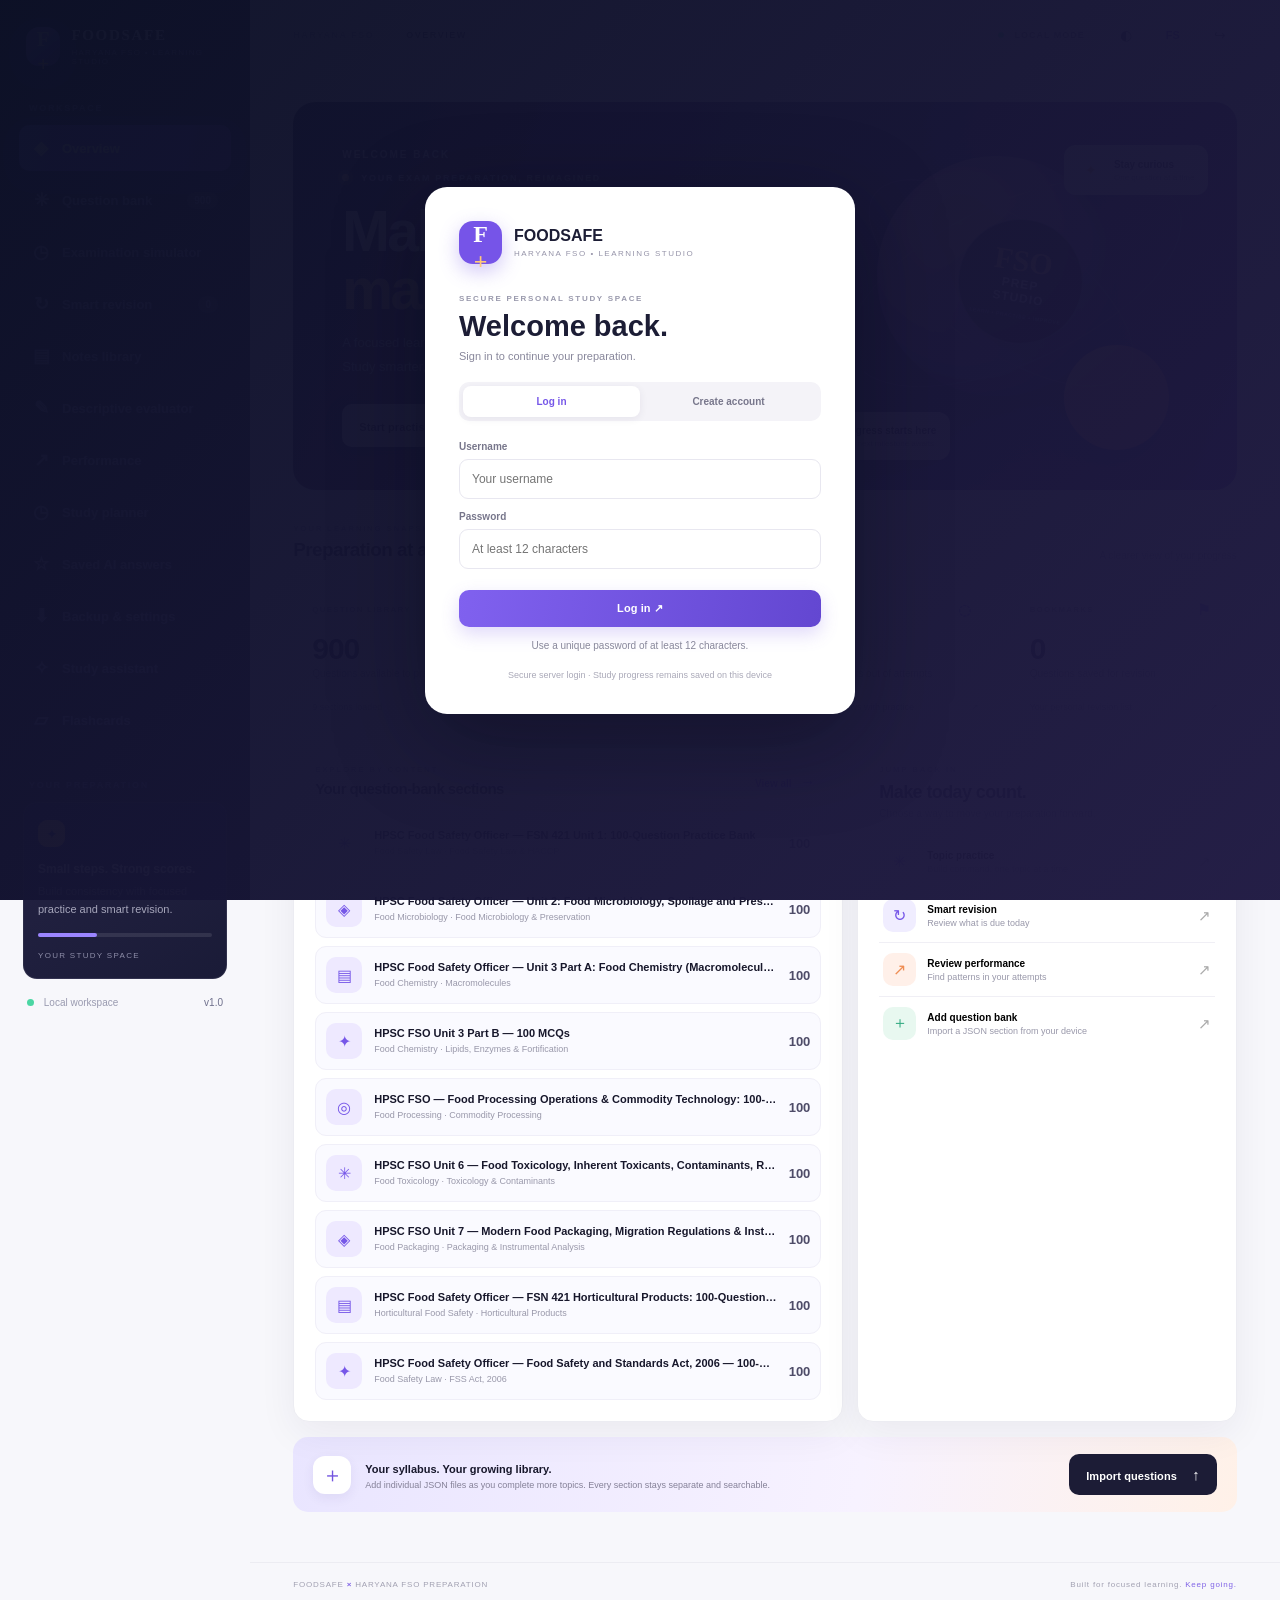
<file: index.html>
<!doctype html>
<html lang="en">
<head>
<meta name="viewport" content="width=device-width, initial-scale=1, viewport-fit=cover">
<meta charset="utf-8"><meta name="viewport" content="width=device-width,initial-scale=1">
<meta name="theme-color" content="#101326"><meta http-equiv="Content-Security-Policy" content="default-src 'self'; script-src 'self' 'unsafe-inline'; style-src 'self' 'unsafe-inline' https://fonts.googleapis.com; font-src 'self' https://fonts.gstatic.com data:; img-src 'self' data: blob:; connect-src 'self' https://*.workers.dev; object-src 'none'; base-uri 'self'; form-action 'self'"><link rel="manifest" href="manifest.webmanifest"><title>FOODSAFE — Haryana FSO Learning Studio</title>
<link rel="preconnect" href="https://fonts.googleapis.com"><link rel="preconnect" href="https://fonts.gstatic.com" crossorigin>
<link href="https://fonts.googleapis.com/css2?family=DM+Sans:wght@400;500;600;700;800&family=Manrope:wght@400;500;600;700;800&family=Space+Grotesk:wght@500;600;700&display=swap" rel="stylesheet">
<link rel="stylesheet" href="css/style.css">
</head>
<body>
<div class="app-shell">
<aside class="sidebar" id="sidebar">
 <a class="brand" href="#home"><span class="brand-mark">F<span>+</span></span><span><b>FOODSAFE</b><small>HARYANA FSO • LEARNING STUDIO</small></span></a>
 <div class="side-label">WORKSPACE</div>
 <nav class="nav-list">
  <button class="nav-link active" data-view="home"><i>◈</i> Overview</button>
  <button class="nav-link" data-view="practice"><i>✳</i> Question bank <span class="nav-count" id="nav-q-count">0</span></button>
  <button class="nav-link" data-view="revision"><i>↻</i> Smart revision <span class="nav-count" id="nav-due-count">0</span></button>
  <button class="nav-link" data-view="notes"><i>▤</i> Notes library</button>
  <button class="nav-link" data-view="analytics"><i>↗</i> Performance</button>
 </nav>
 <div class="side-label side-label-gap">YOUR PREPARATION</div>
 <div class="side-tip"><span class="tip-icon">✦</span><b>Small steps. Strong scores.</b><p>Build consistency with focused practice and smart revision.</p><div class="tip-line"><span></span></div><small>YOUR STUDY SPACE</small></div>
 <div class="sidebar-bottom"><span class="online-dot"></span> Local workspace <span class="version">v1.0</span></div>
</aside>
<main class="main-area">
<header class="topbar"><button class="mobile-menu" id="mobile-menu">☰</button><div class="breadcrumb">HARYANA FSO <span>/</span> <b id="crumb">OVERVIEW</b></div><div class="top-actions"><span class="local-pill"><i></i> LOCAL MODE</span><button class="icon-btn" id="theme-toggle" title="Toggle theme">◐</button><button class="avatar" id="user-avatar">FS</button><button class="icon-btn" id="logout-btn" title="Log out">↪</button></div></header>
<div class="page-wrap">
<section class="view active" id="view-home">
 <div class="hero"><div class="hero-copy"><div id="welcome-user" class="welcome-user">WELCOME BACK</div><div class="eyebrow"><span></span> YOUR EXAM PREPARATION, REIMAGINED</div><h1>Make every<br><em>mark count.</em></h1><p>A focused learning space for Haryana Food Safety Officer preparation. Study smarter, practise deliberately and turn weak areas into strengths.</p><div class="hero-actions"><button class="btn btn-light" data-go="practice">Start practising <span>↗</span></button><button class="btn btn-ghost" data-go="notes">Explore notes <span>→</span></button></div></div><div class="hero-art"><div class="orb orb-one"></div><div class="orb orb-two"></div><div class="orbit orbit-a"></div><div class="orbit orbit-b"></div><div class="hero-stamp"><span>FSO</span><b>PREP<br>STUDIO</b><small>LEARN • PRACTISE • IMPROVE</small></div><div class="floating-card fc-top"><span>✦</span><div><b>Stay curious</b><small>One question at a time</small></div></div><div class="floating-card fc-bottom"><div class="mini-bars"><i></i><i></i><i></i><i></i><i></i></div><div><b>Progress starts here</b><small>Your next milestone awaits</small></div></div></div></div>
 <div class="section-heading"><div><div class="eyebrow muted">YOUR LEARNING SNAPSHOT</div><h2>Preparation at a glance</h2></div><span class="updated-label">A clearer view of your progress</span></div>
 <div class="stat-grid"><article class="stat-card stat-violet"><div class="stat-top"><span>QUESTION LIBRARY</span><span class="stat-icon">✳</span></div><strong id="stat-total">0</strong><p>Questions available to practise</p><div class="stat-foot"><span id="stat-banks">0 sections loaded</span><span>↗</span></div></article><article class="stat-card stat-coral"><div class="stat-top"><span>ATTEMPTED</span><span class="stat-icon">◎</span></div><strong id="stat-attempted">0</strong><p>Questions you've answered</p><div class="stat-foot"><span>Keep your momentum</span><span>↗</span></div></article><article class="stat-card stat-mint"><div class="stat-top"><span>ACCURACY</span><span class="stat-icon">◌</span></div><strong id="stat-accuracy">—</strong><p>Correct answers out of attempts</p><div class="stat-foot"><span>Knowledge grows with practice</span><span>↗</span></div></article><article class="stat-card stat-amber"><div class="stat-top"><span>BOOKMARKS</span><span class="stat-icon">⚑</span></div><strong id="stat-bookmarks">0</strong><p>Questions saved for revision</p><div class="stat-foot"><span>Your personal revision list</span><span>↗</span></div></article></div>
 <div class="home-columns"><section class="panel library-panel"><div class="panel-head"><div><div class="eyebrow muted">EXPLORE BY CONTENT</div><h3>Your question-bank sections</h3></div><button class="text-btn" data-go="practice">View all <span>→</span></button></div><div id="section-list" class="section-list"><div class="empty-state">No question-bank files loaded yet. Add JSON files to get started.</div></div></section><section class="panel quick-panel"><div class="eyebrow muted">JUMP BACK IN</div><h3>Make today count.</h3><p>Choose a way to move your preparation forward.</p><button class="quick-action" data-go="practice"><span class="qa-icon purple">✳</span><span><b>Topic practice</b><small>Build command, one topic at a time</small></span><i>↗</i></button><button class="quick-action" data-go="revision"><span class="qa-icon purple">↻</span><span><b>Smart revision</b><small>Review what is due today</small></span><i>↗</i></button><button class="quick-action" data-go="analytics"><span class="qa-icon orange">↗</span><span><b>Review performance</b><small>Find patterns in your attempts</small></span><i>↗</i></button><button class="quick-action" id="quick-import"><span class="qa-icon green">＋</span><span><b>Add question bank</b><small>Import a JSON section from your device</small></span><i>↗</i></button></section></div>
 <div class="import-banner"><div class="import-symbol">＋</div><div><b>Your syllabus. Your growing library.</b><p>Add individual JSON files as you complete more topics. Every section stays separate and searchable.</p></div><button class="btn btn-dark" id="banner-import">Import questions <span>↑</span></button></div>
</section>
<section class="view" id="view-practice"><div class="page-title-row"><div><div class="eyebrow muted">PRACTISE WITH PURPOSE</div><h1>Question bank<span class="title-dot">.</span></h1><p>Choose a section, shape your practice and learn from every answer.</p></div><button class="btn btn-dark" id="practice-import">＋ Add JSON section</button></div>
 <div class="filter-panel"><label class="searchbox"><span>⌕</span><input id="search-q" placeholder="Search questions, topics or references..."></label><select id="filter-section"><option value="all">All sections</option></select><select id="filter-difficulty"><option value="all">All difficulty</option><option>Easy</option><option>Moderate</option><option>Hard</option></select><select id="filter-mode"><option value="practice">Learn mode</option><option value="exam">Test mode</option></select></div>
 <div class="practice-layout"><aside class="practice-side panel"><div class="eyebrow muted">PRACTICE SETUP</div><h3>Build your session</h3><label>Number of questions<select id="question-limit"><option>10</option><option>20</option><option>30</option><option>50</option><option value="all">All matching</option></select></label><label>Question order<select id="question-order"><option value="sequential">In order</option><option value="random">Randomised</option></select></label><button class="btn btn-primary full" id="start-quiz">Start session <span>→</span></button><div class="setup-note">Learn mode gives instant explanations. Test mode reveals answers after you finish.</div><hr><div class="mini-summary"><span>AVAILABLE</span><b id="available-count">0 questions</b></div></aside><div class="question-area"><div id="quiz-idle" class="panel idle-panel"><div class="idle-art">✳</div><h3>Your next breakthrough starts with one question.</h3><p>Use the filters to select a topic or section, then start a focused practice session.</p></div><div id="quiz-active" class="panel hide"></div><div id="quiz-results" class="panel hide"></div></div></div>
</section>
<section class="view" id="view-revision">
 <div class="page-title-row"><div><div class="eyebrow muted">REMEMBER MORE • FORGET LESS</div><h1>Smart revision<span class="title-dot">.</span></h1><p>Your personal spaced-repetition queue, built from your own question attempts.</p></div><button class="btn btn-primary" id="start-revision">Revise due questions →</button></div>
 <div class="revision-stats"><article class="panel"><span>DUE NOW</span><b id="rev-due">0</b><small>Ready for revision</small></article><article class="panel"><span>LEARNING</span><b id="rev-learning">0</b><small>Still building recall</small></article><article class="panel"><span>MASTERED</span><b id="rev-mastered">0</b><small>Longer review intervals</small></article><article class="panel"><span>NEW</span><b id="rev-new">0</b><small>Not attempted yet</small></article></div>
 <div class="revision-columns"><section class="panel"><div class="panel-head"><div><div class="eyebrow muted">YOUR NEXT ACTIONS</div><h3>Revision queue</h3></div><span class="updated-label" id="rev-next-label">Based on your saved attempts</span></div><div id="revision-queue" class="revision-queue"><div class="empty-state">Answer questions in Learn mode or Test mode to build your personal revision schedule.</div></div></section><section class="panel revision-guide"><div class="eyebrow muted">HOW SMART REVISION WORKS</div><h3>Intervals adapt to your recall.</h3><p>Correct answers gradually push the next review further away. Incorrect answers return sooner, so difficult concepts receive more attention.</p><div class="interval-list"><div><b>Again</b><span>Review in 10 minutes</span></div><div><b>Hard</b><span>Review tomorrow</span></div><div><b>Good</b><span>Review in 3 days</span></div><div><b>Easy</b><span>Review in 7 days</span></div></div><small>Intervals are an initial learning schedule and will adapt as you practise. Progress is currently stored on this browser/device.</small></section></div>
</section>
<section class="view" id="view-notes">
 <div class="page-title-row"><div><div class="eyebrow muted">UPDATED SOURCE-PRESERVED STUDY MATERIAL</div><h1>Notes library<span class="title-dot">.</span></h1><p>Ten study documents, including your preserved FSS Act master notes and nine newly uploaded PDFs.</p></div><div class="notes-total"><b>10</b><span>documents</span></div></div>
 <div class="notes-toolbar"><label class="searchbox"><span>⌕</span><input id="notes-search" type="search" placeholder="Filter documents by title or subject..."></label><span class="notes-total-pages">550 source pages</span></div>
 <section class="panel pdf-search-panel"><div class="eyebrow muted">SEARCH INSIDE YOUR STUDY MATERIAL</div><h3>Find a topic across all PDFs</h3><label class="searchbox pdf-full-search"><span>⌕</span><input id="pdf-content-search" type="search" placeholder="Try: botulinum toxin, HACCP, peroxide value, food adulteration..."></label><div id="pdf-search-status" class="pdf-search-status">Searches the full text of all 10 PDFs and links directly to the matching page.</div><div id="pdf-search-results" class="pdf-search-results"></div></section>
 <div class="notes-grid"><article class="note-card" data-search="Food Safety & Standards Act, 2006 — Master Notes Food law • statutory framework • sections and rules">
      <div class="note-card-top"><span class="note-index">01</span><span class="note-pages">19 pages</span></div>
      <h2>Food Safety & Standards Act, 2006 — Master Notes</h2><p>Food law • statutory framework • sections and rules</p>
      <div class="note-card-actions"><a class="btn btn-primary" href="content/notes/rendered/FSSAI_Act_Master_Notes_19p.pdf" target="_blank" rel="noopener">Open notes ↗</a><a class="source-link" href="content/notes/originals/FSSAI_Act_Master_Notes_19p.pdf" download>Download PDF ↓</a></div>
    </article><article class="note-card" data-search="HPSC FSO Master Study Manual — FSN 421 High-Yield Modules Horticultural food safety • hazards • additives • spoilage • HACCP">
      <div class="note-card-top"><span class="note-index">02</span><span class="note-pages">32 pages</span></div>
      <h2>HPSC FSO Master Study Manual — FSN 421 High-Yield Modules</h2><p>Horticultural food safety • hazards • additives • spoilage • HACCP</p>
      <div class="note-card-actions"><a class="btn btn-primary" href="content/notes/rendered/GPT_HPSC_FSO_Master_Study_Manual.pdf" target="_blank" rel="noopener">Open notes ↗</a><a class="source-link" href="content/notes/originals/GPT_HPSC_FSO_Master_Study_Manual.pdf" download>Download PDF ↓</a></div>
    </article><article class="note-card" data-search="HPSC FSO Master Study Manual — Hazards & Foodborne Illness Food hazards • foodborne illness • microbiology foundations">
      <div class="note-card-top"><span class="note-index">03</span><span class="note-pages">36 pages</span></div>
      <h2>HPSC FSO Master Study Manual — Hazards & Foodborne Illness</h2><p>Food hazards • foodborne illness • microbiology foundations</p>
      <div class="note-card-actions"><a class="btn btn-primary" href="content/notes/rendered/Claude_HPSC_FSO_Master_Study_Manual.pdf" target="_blank" rel="noopener">Open notes ↗</a><a class="source-link" href="content/notes/originals/Claude_HPSC_FSO_Master_Study_Manual.pdf" download>Download PDF ↓</a></div>
    </article><article class="note-card" data-search="Modern Food Packaging, Migration Regulations & Instrumental Analysis Packaging • migration • analytical instruments">
      <div class="note-card-top"><span class="note-index">04</span><span class="note-pages">61 pages</span></div>
      <h2>Modern Food Packaging, Migration Regulations & Instrumental Analysis</h2><p>Packaging • migration • analytical instruments</p>
      <div class="note-card-actions"><a class="btn btn-primary" href="content/notes/rendered/Modern_Food_Packaging_Migration_Instrumental_Analysis.pdf" target="_blank" rel="noopener">Open notes ↗</a><a class="source-link" href="content/notes/originals/Modern_Food_Packaging_Migration_Instrumental_Analysis.pdf" download>Download PDF ↓</a></div>
    </article><article class="note-card" data-search="Food Toxicology, Inherent Toxicants, Contaminants & Residues Toxicology • plant toxicants • contaminants • residues">
      <div class="note-card-top"><span class="note-index">05</span><span class="note-pages">48 pages</span></div>
      <h2>Food Toxicology, Inherent Toxicants, Contaminants & Residues</h2><p>Toxicology • plant toxicants • contaminants • residues</p>
      <div class="note-card-actions"><a class="btn btn-primary" href="content/notes/rendered/Food_Toxicology_Contaminants_Biotoxins_Residues.pdf" target="_blank" rel="noopener">Open notes ↗</a><a class="source-link" href="content/notes/originals/Food_Toxicology_Contaminants_Biotoxins_Residues.pdf" download>Download PDF ↓</a></div>
    </article><article class="note-card" data-search="Food Processing Operations & Commodity Technology Dairy • cereals • meat • fish • poultry • eggs • horticulture">
      <div class="note-card-top"><span class="note-index">06</span><span class="note-pages">47 pages</span></div>
      <h2>Food Processing Operations & Commodity Technology</h2><p>Dairy • cereals • meat • fish • poultry • eggs • horticulture</p>
      <div class="note-card-actions"><a class="btn btn-primary" href="content/notes/rendered/Food_Commodity_Processing_Dairy_Cereal_Meat_Horticulture.pdf" target="_blank" rel="noopener">Open notes ↗</a><a class="source-link" href="content/notes/originals/Food_Commodity_Processing_Dairy_Cereal_Meat_Horticulture.pdf" download>Download PDF ↓</a></div>
    </article><article class="note-card" data-search="Food Lipids, Deep Frying, Enzyme Kinetics, Colours & Fortification Lipids • frying • enzymes • pigments • fortification">
      <div class="note-card-top"><span class="note-index">07</span><span class="note-pages">70 pages</span></div>
      <h2>Food Lipids, Deep Frying, Enzyme Kinetics, Colours & Fortification</h2><p>Lipids • frying • enzymes • pigments • fortification</p>
      <div class="note-card-actions"><a class="btn btn-primary" href="content/notes/rendered/Food_Lipids_Enzymes_Fortification.pdf" target="_blank" rel="noopener">Open notes ↗</a><a class="source-link" href="content/notes/originals/Food_Lipids_Enzymes_Fortification.pdf" download>Download PDF ↓</a></div>
    </article><article class="note-card" data-search="Food Chemistry — Unit 3 Part A: Master Study Handout Water • carbohydrates • proteins • processing • browning">
      <div class="note-card-top"><span class="note-index">08</span><span class="note-pages">80 pages</span></div>
      <h2>Food Chemistry — Unit 3 Part A: Master Study Handout</h2><p>Water • carbohydrates • proteins • processing • browning</p>
      <div class="note-card-actions"><a class="btn btn-primary" href="content/notes/rendered/Food_Chemistry_Macromolecules.pdf" target="_blank" rel="noopener">Open notes ↗</a><a class="source-link" href="content/notes/originals/Food_Chemistry_Macromolecules.pdf" download>Download PDF ↓</a></div>
    </article><article class="note-card" data-search="Food Microbiology, Spoilage & Preservation — Master Study Manual Foodborne bacteria • pathogens • spoilage • preservation">
      <div class="note-card-top"><span class="note-index">09</span><span class="note-pages">120 pages</span></div>
      <h2>Food Microbiology, Spoilage & Preservation — Master Study Manual</h2><p>Foodborne bacteria • pathogens • spoilage • preservation</p>
      <div class="note-card-actions"><a class="btn btn-primary" href="content/notes/rendered/Food_Microbiology_Spoilage_Preservation.pdf" target="_blank" rel="noopener">Open notes ↗</a><a class="source-link" href="content/notes/originals/Food_Microbiology_Spoilage_Preservation.pdf" download>Download PDF ↓</a></div>
    </article><article class="note-card" data-search="Food Safety Law & HACCP — Master Study Manual Food hazards • foodborne illness • food safety systems • HACCP">
      <div class="note-card-top"><span class="note-index">10</span><span class="note-pages">37 pages</span></div>
      <h2>Food Safety Law & HACCP — Master Study Manual</h2><p>Food hazards • foodborne illness • food safety systems • HACCP</p>
      <div class="note-card-actions"><a class="btn btn-primary" href="content/notes/rendered/Food_Safety_Law_HACCP.pdf" target="_blank" rel="noopener">Open notes ↗</a><a class="source-link" href="content/notes/originals/Food_Safety_Law_HACCP.pdf" download>Download PDF ↓</a></div>
    </article></div>
 <p class="notes-integrity"><b>Source integrity:</b> Uploaded PDFs are retained as supplied. The Food Safety &amp; Standards Act, 2006 — Master Notes file has been preserved unchanged.</p>
</section>
<section class="view" id="view-analytics"><div class="page-title-row"><div><div class="eyebrow muted">MEASURE WHAT MATTERS</div><h1>Your performance<span class="title-dot">.</span></h1><p>Use your practice history to decide what deserves attention next.</p></div></div><div class="analytics-grid"><article class="panel analytics-main"><div class="eyebrow muted">ACCURACY OVERVIEW</div><h3>Learning by doing.</h3><div class="big-accuracy" id="analytics-accuracy">—<small>accuracy</small></div><div class="progress-track"><span id="accuracy-bar"></span></div><div class="analytics-legend"><span><i class="dot-correct"></i> Correct <b id="analytics-correct">0</b></span><span><i class="dot-wrong"></i> Incorrect <b id="analytics-wrong">0</b></span></div></article><article class="panel analytics-main"><div class="eyebrow muted">YOUR ACTIVITY</div><h3>Every attempt adds up.</h3><div class="activity-number" id="analytics-attempted">0</div><p class="muted-text">Total answered questions saved on this device.</p><button class="text-btn" id="clear-progress">Reset local progress <span>↗</span></button></article></div><section class="panel topic-performance"><div class="panel-head"><div><div class="eyebrow muted">WHERE TO FOCUS</div><h3>Section performance</h3></div></div><div id="section-performance" class="empty-state">Answer some questions to see your section-wise performance.</div></section>
<section class="analytics-deep-grid">
 <article class="panel"><div class="eyebrow muted">SUBJECT MASTERY</div><h3>Accuracy by subject</h3><div id="subject-performance" class="analytics-breakdown empty-state">Your subject-level performance will appear here.</div></article>
 <article class="panel"><div class="eyebrow muted">TOPIC INTELLIGENCE</div><h3>Topics needing attention</h3><div id="weak-topics" class="analytics-breakdown empty-state">Answer questions across topics to identify weak areas.</div></article>
</section>
<section class="panel"><div class="panel-head"><div><div class="eyebrow muted">CONSISTENCY</div><h3>Last 14 days</h3></div><div class="analytics-streak" id="study-streak">0-day streak</div></div><div id="activity-chart" class="activity-chart"></div><div class="activity-foot" id="activity-summary">No recent activity recorded yet.</div></section>
<section class="analytics-deep-grid">
 <article class="panel"><div class="eyebrow muted">REVISION PRIORITY</div><h3>Questions to revisit</h3><div id="revision-priority" class="analytics-breakdown empty-state">Incorrect answers will be prioritised here.</div></article>
 <article class="panel"><div class="eyebrow muted">LEARNING SNAPSHOT</div><h3>At a glance</h3><div id="learning-snapshot" class="analytics-breakdown"></div></article>
</section></section>
</div>
<footer class="footer"><span>FOODSAFE <b>×</b> HARYANA FSO PREPARATION</span><span>Built for focused learning. <i>Keep going.</i></span></footer>
</main></div>
<input type="file" id="json-upload" accept=".json,application/json" multiple hidden>
<div class="toast" id="toast" role="status"></div>
<script src="api-config.js"></script><script src="js/app.js"></script><script>if("serviceWorker" in navigator && location.protocol.startsWith("http")){window.addEventListener("load",()=>navigator.serviceWorker.register("./sw.js").catch(()=>{}));}</script>
<script>document.getElementById("notes-search")?.addEventListener("input",e=>{const q=e.target.value.trim().toLowerCase();document.querySelectorAll(".note-card").forEach(card=>card.hidden=!card.dataset.search.toLowerCase().includes(q));});</script>
</body></html>
</file>
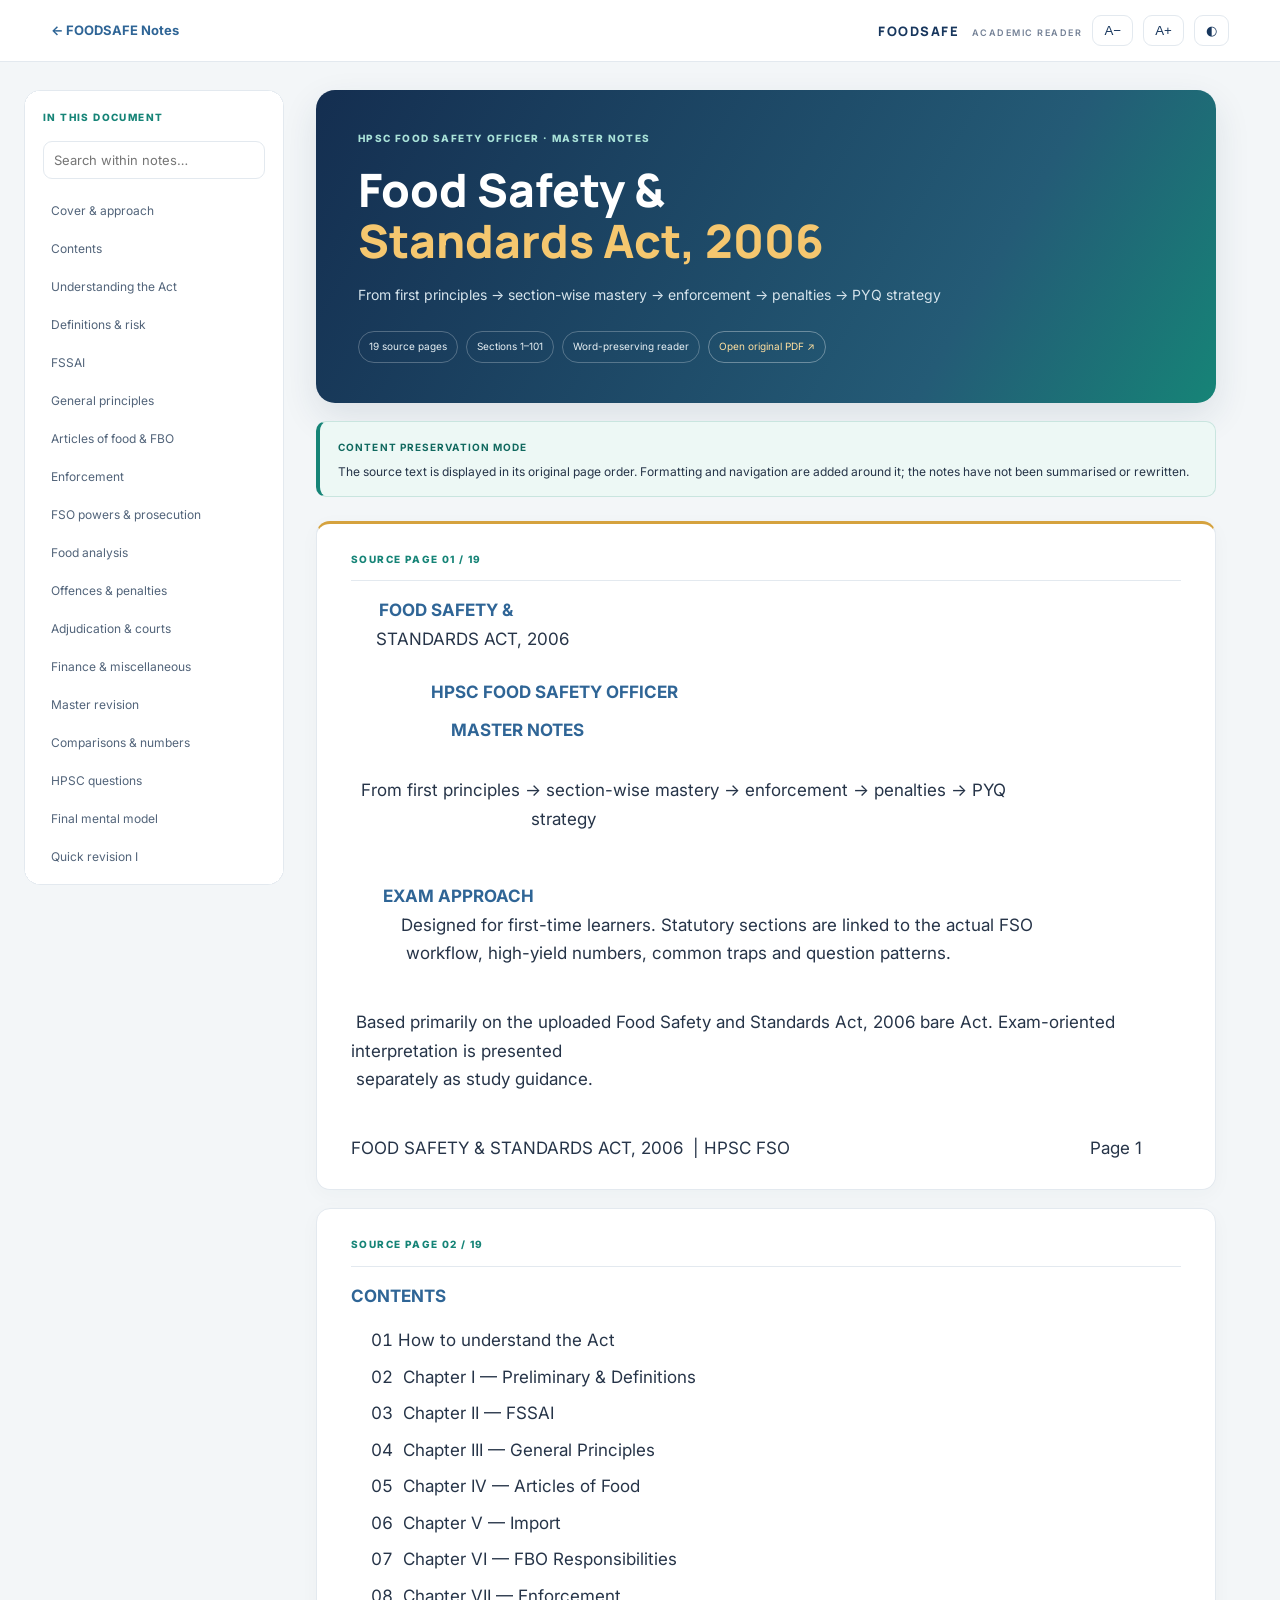
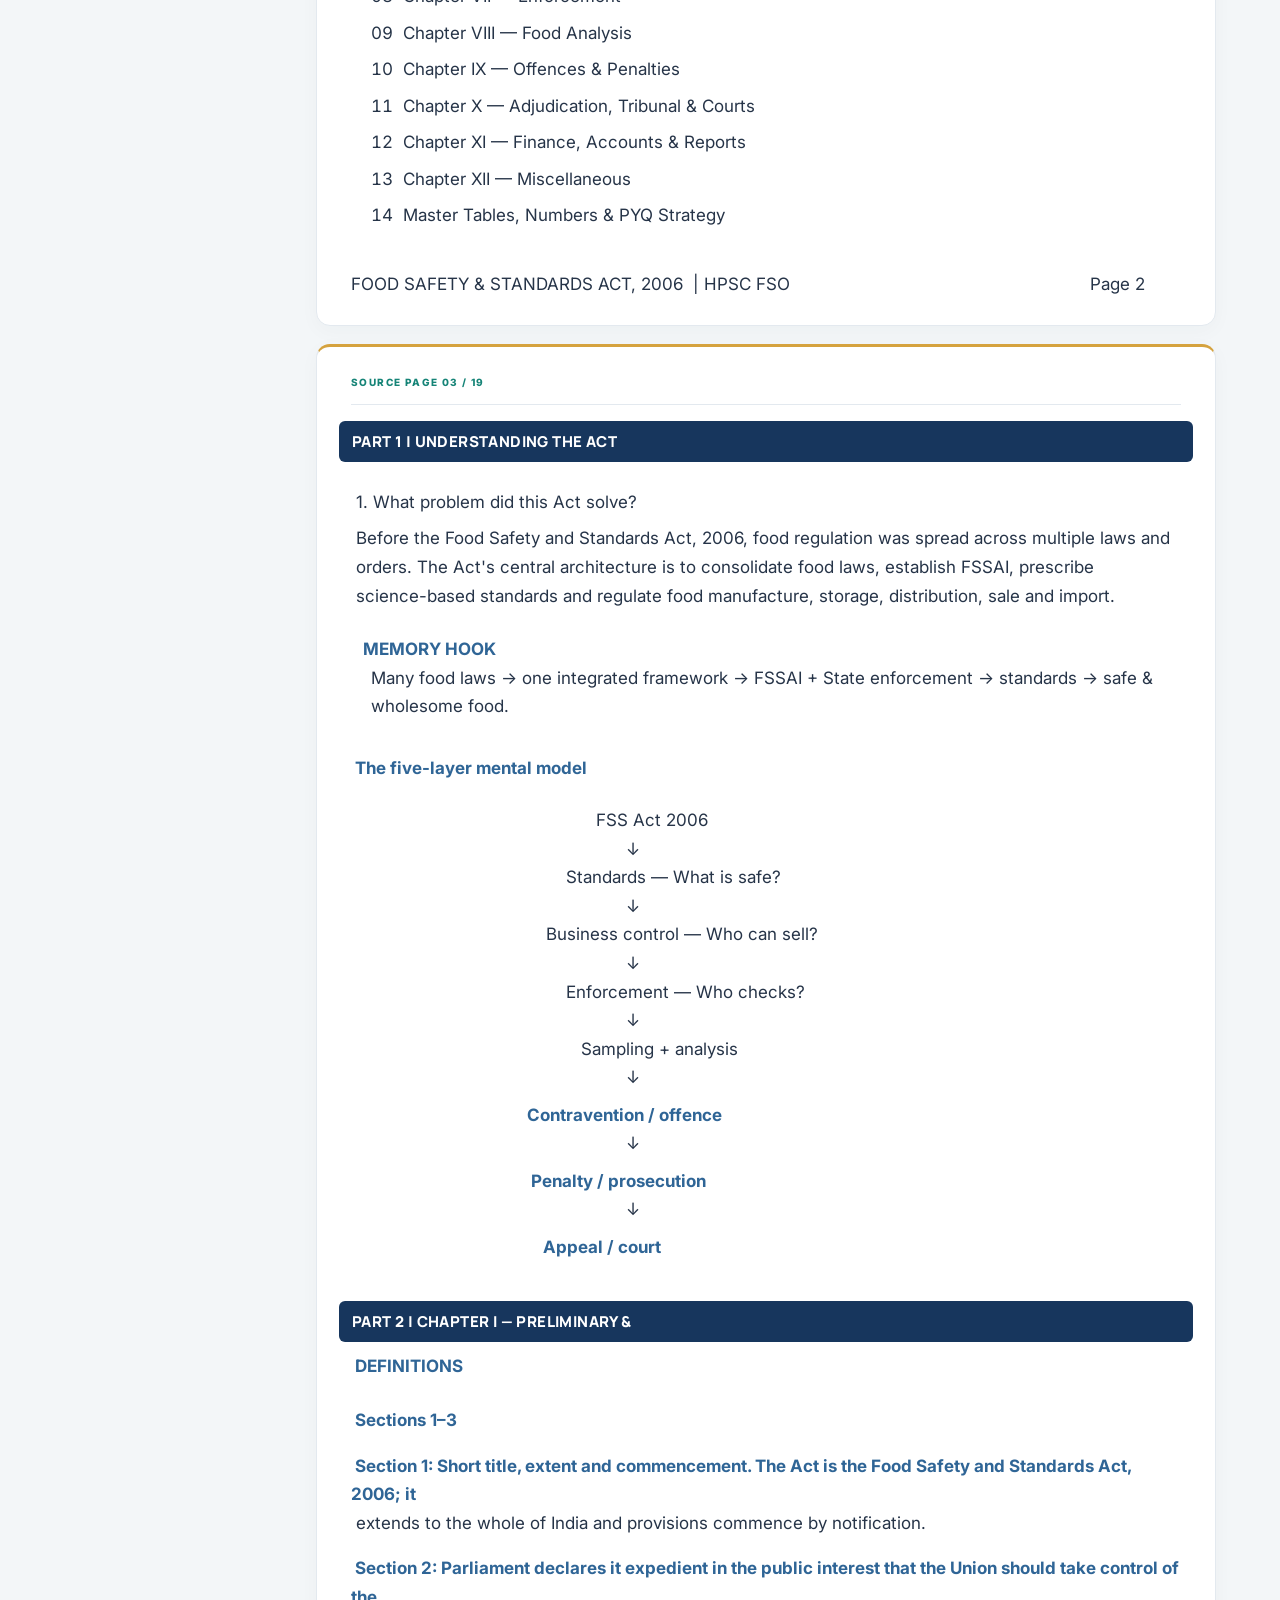
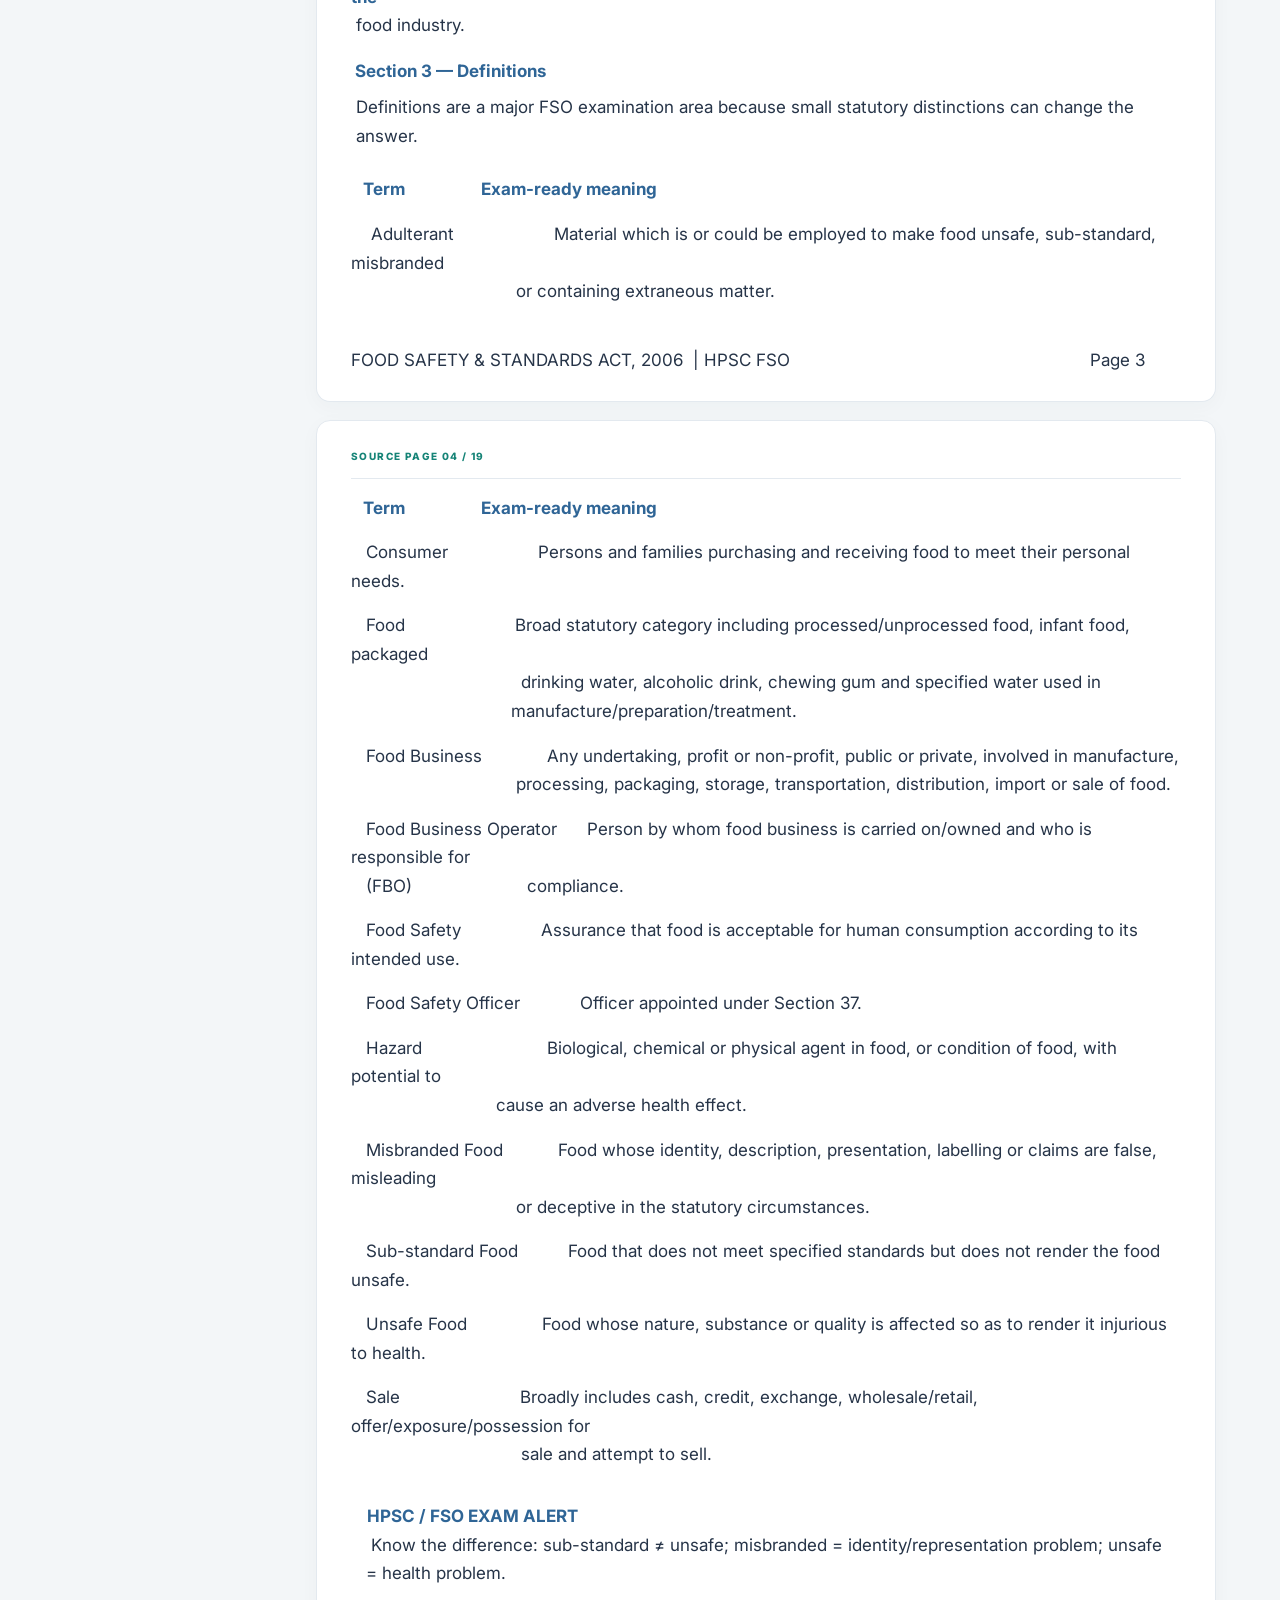
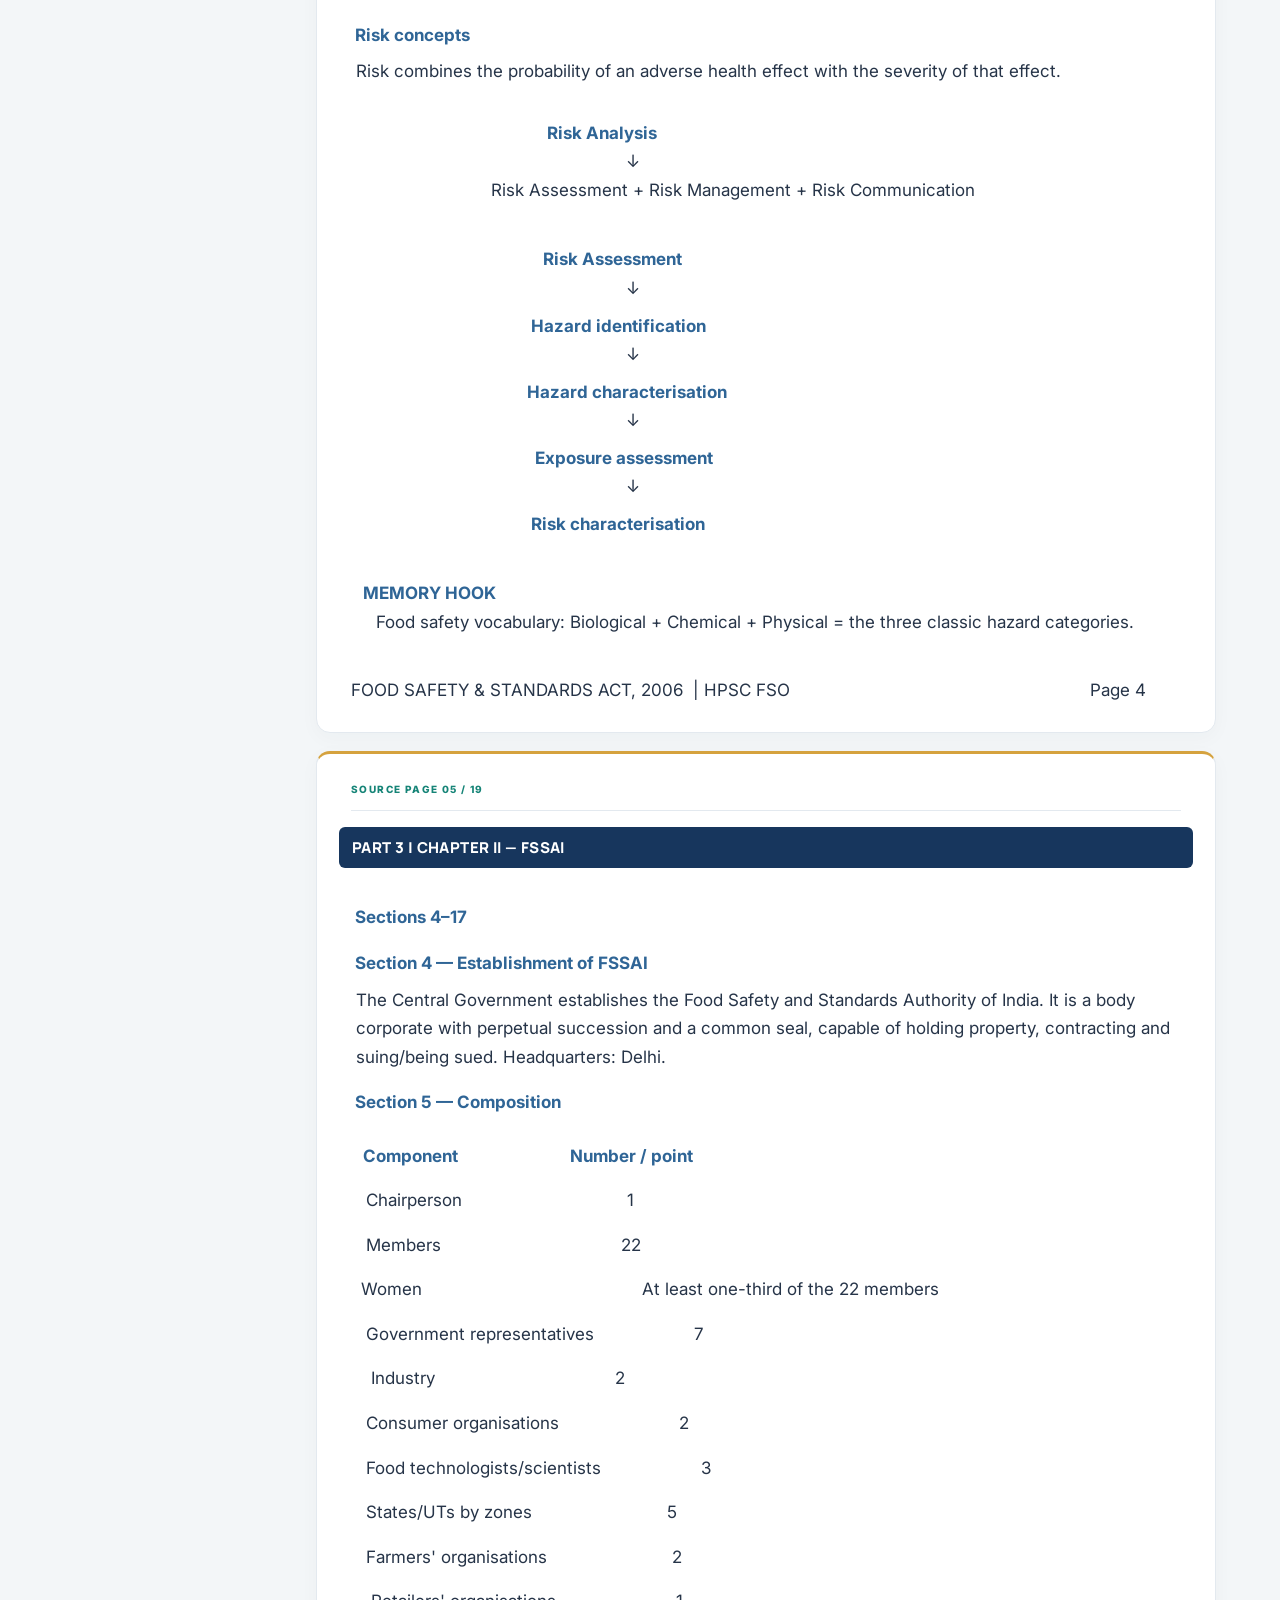
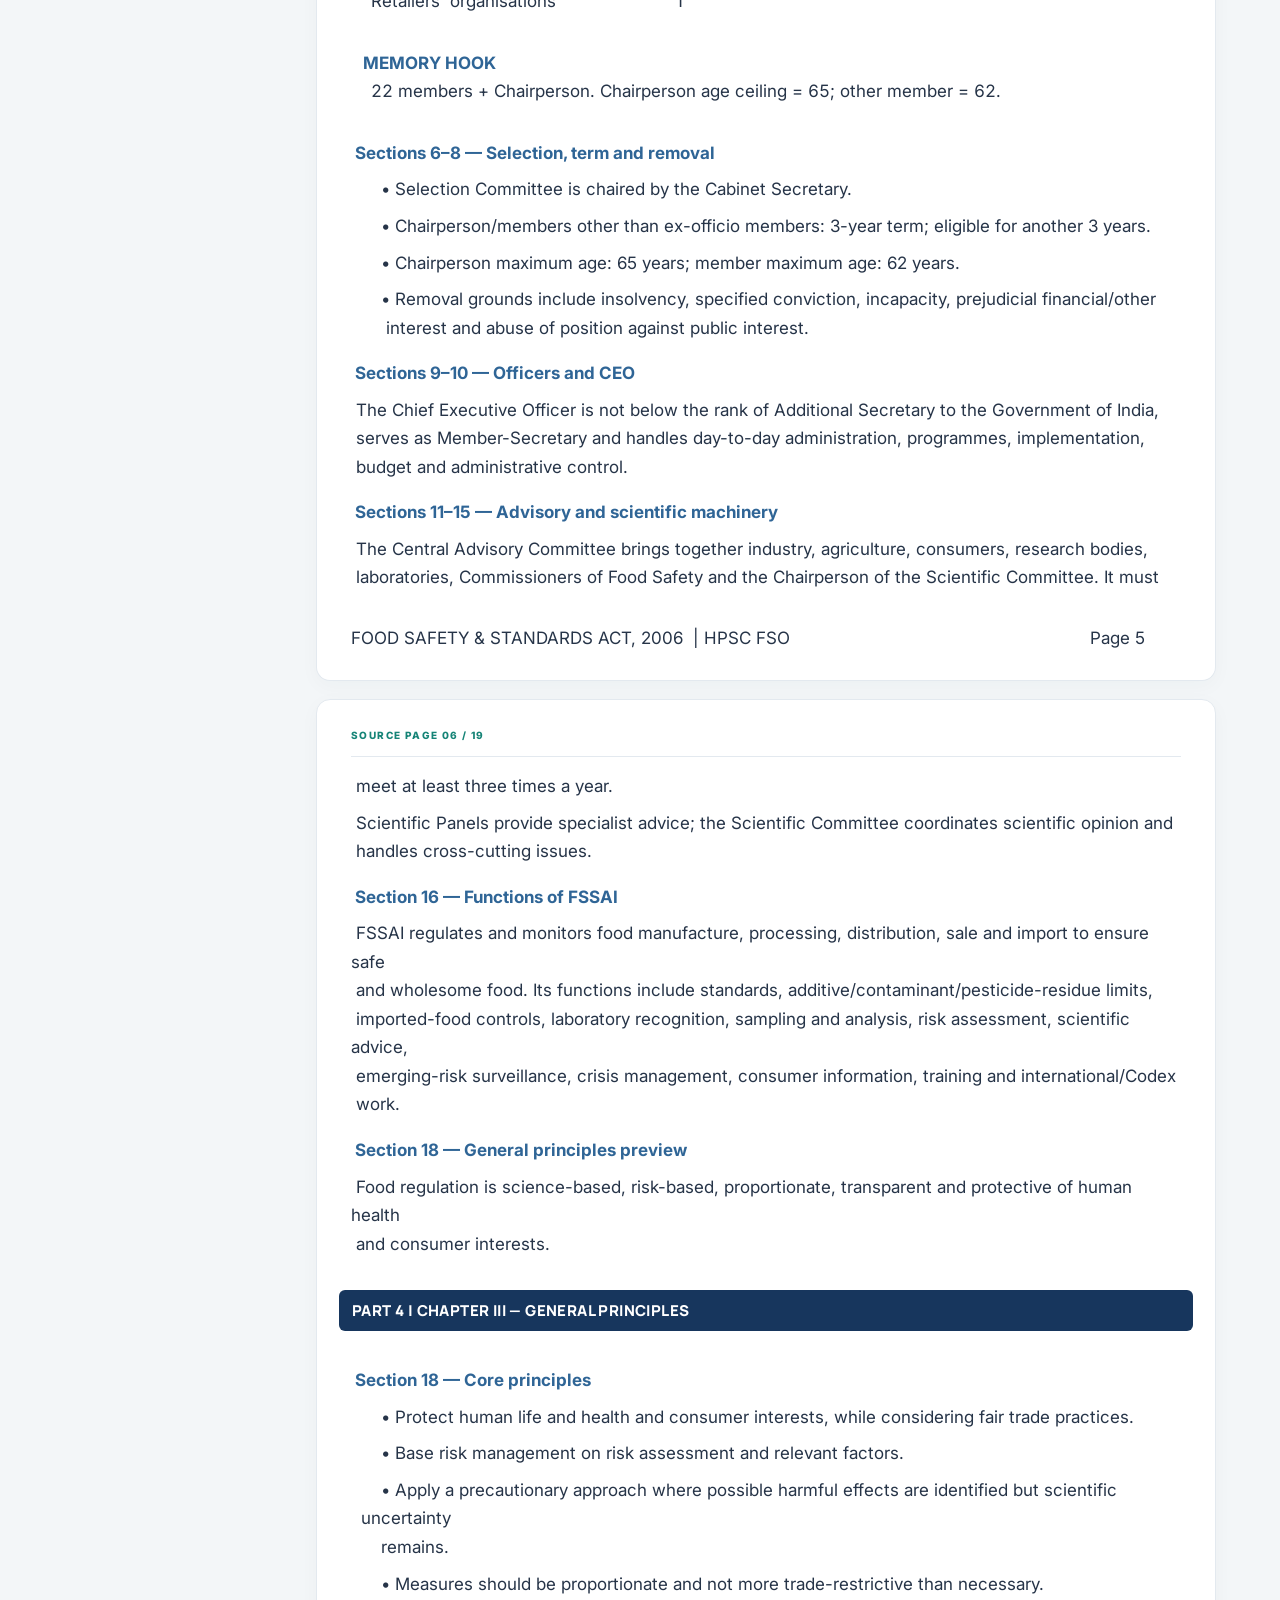
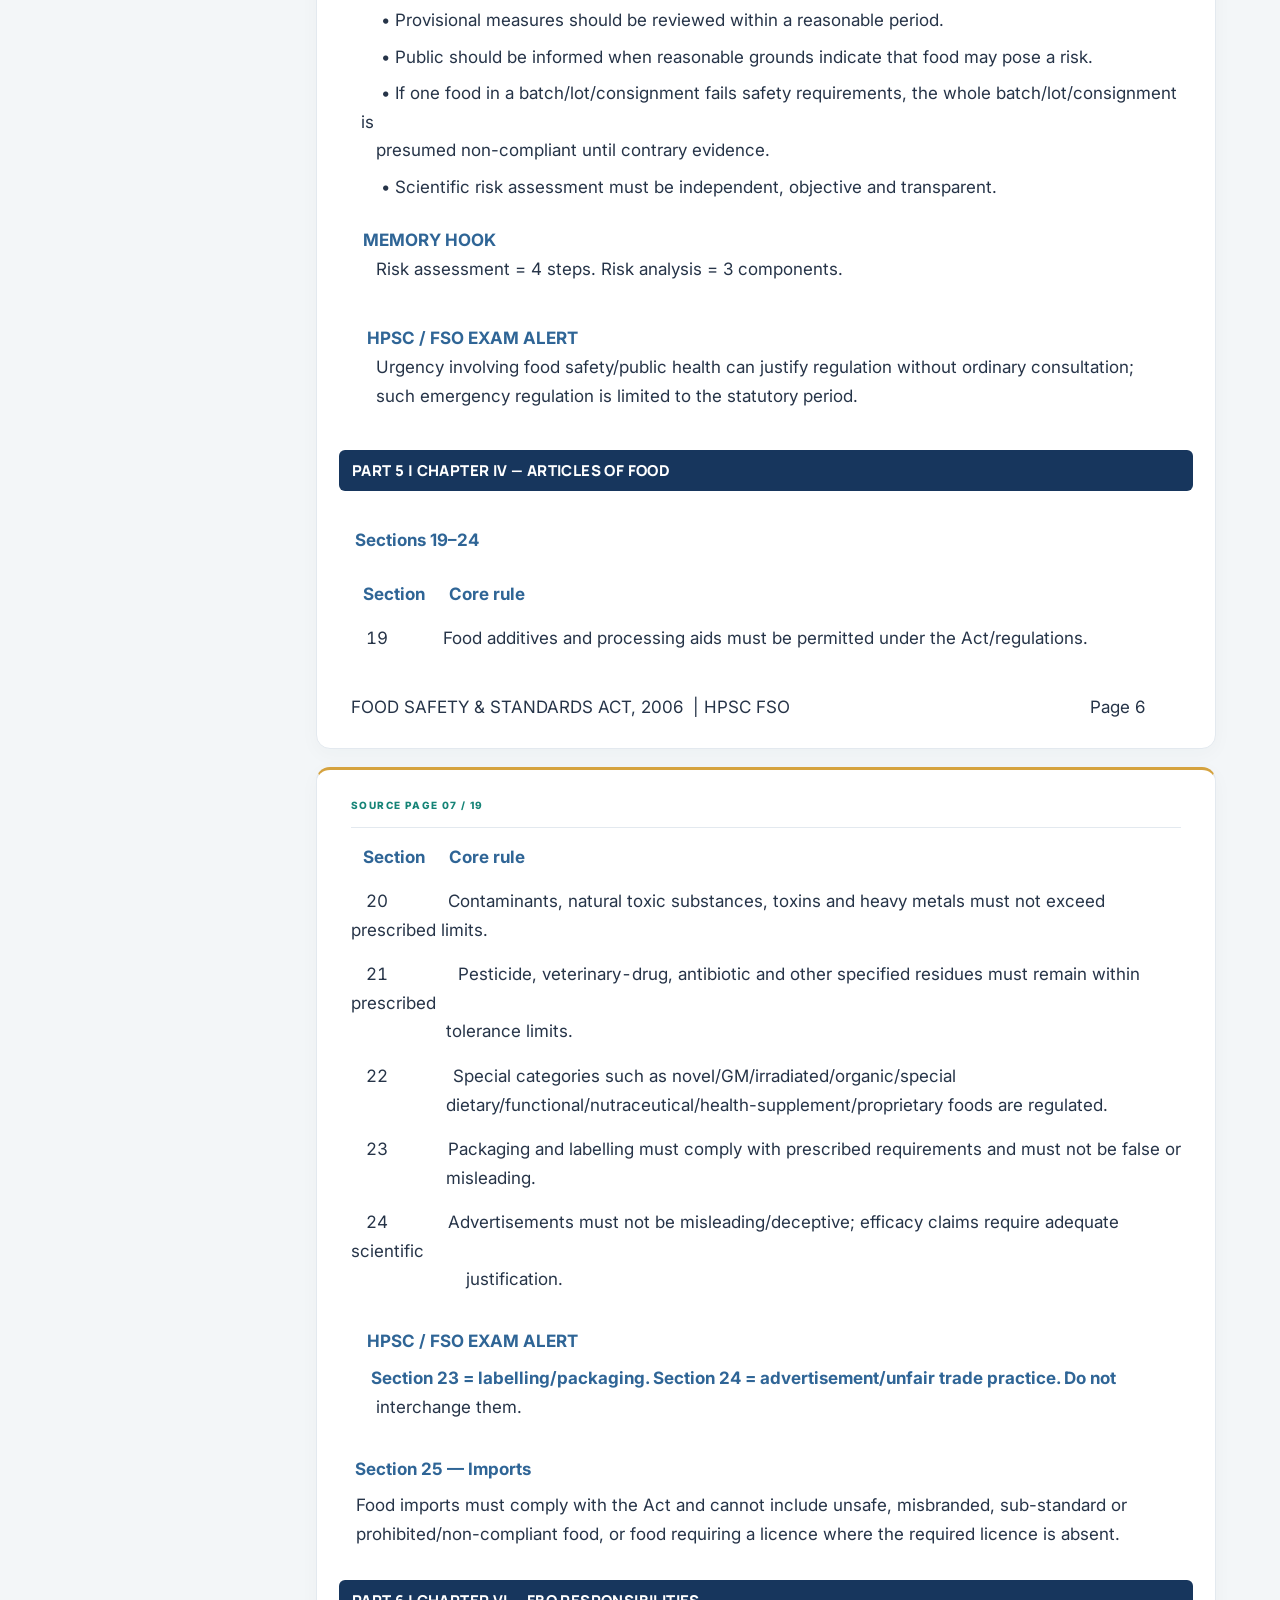
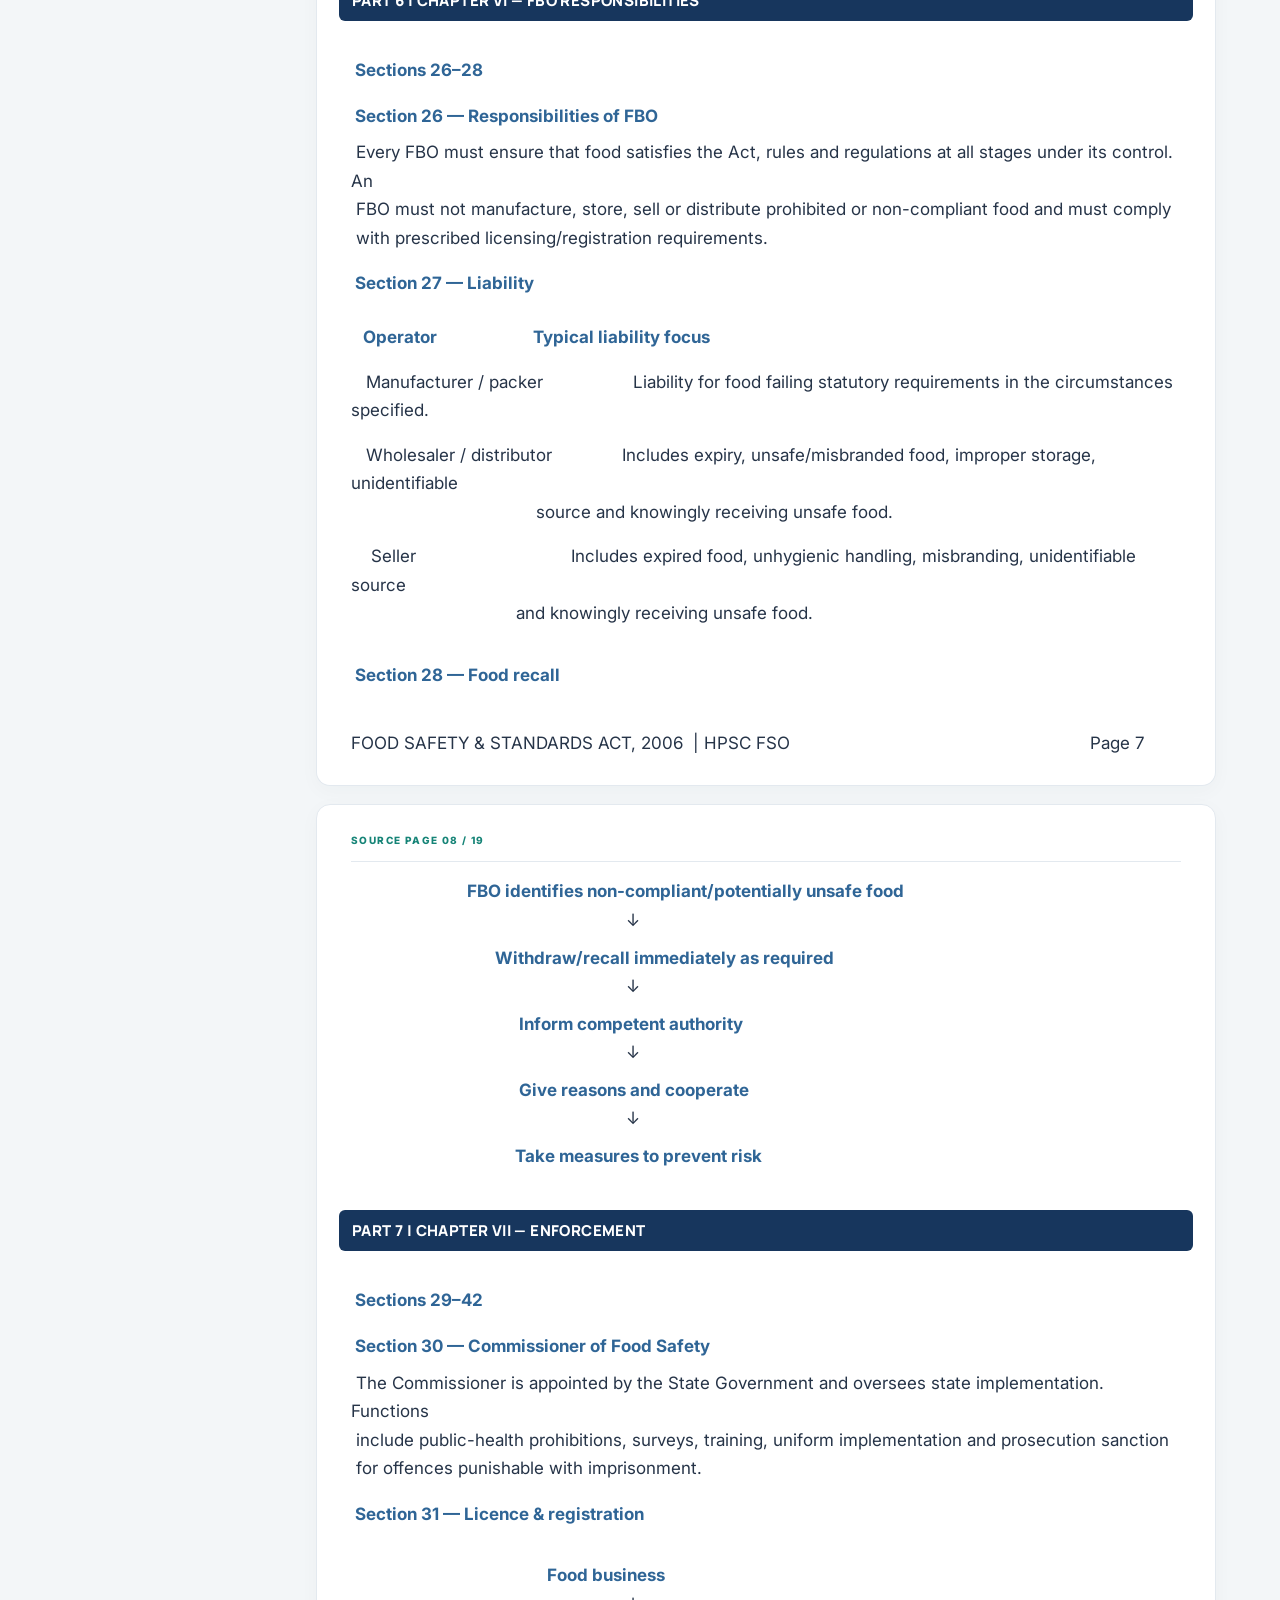
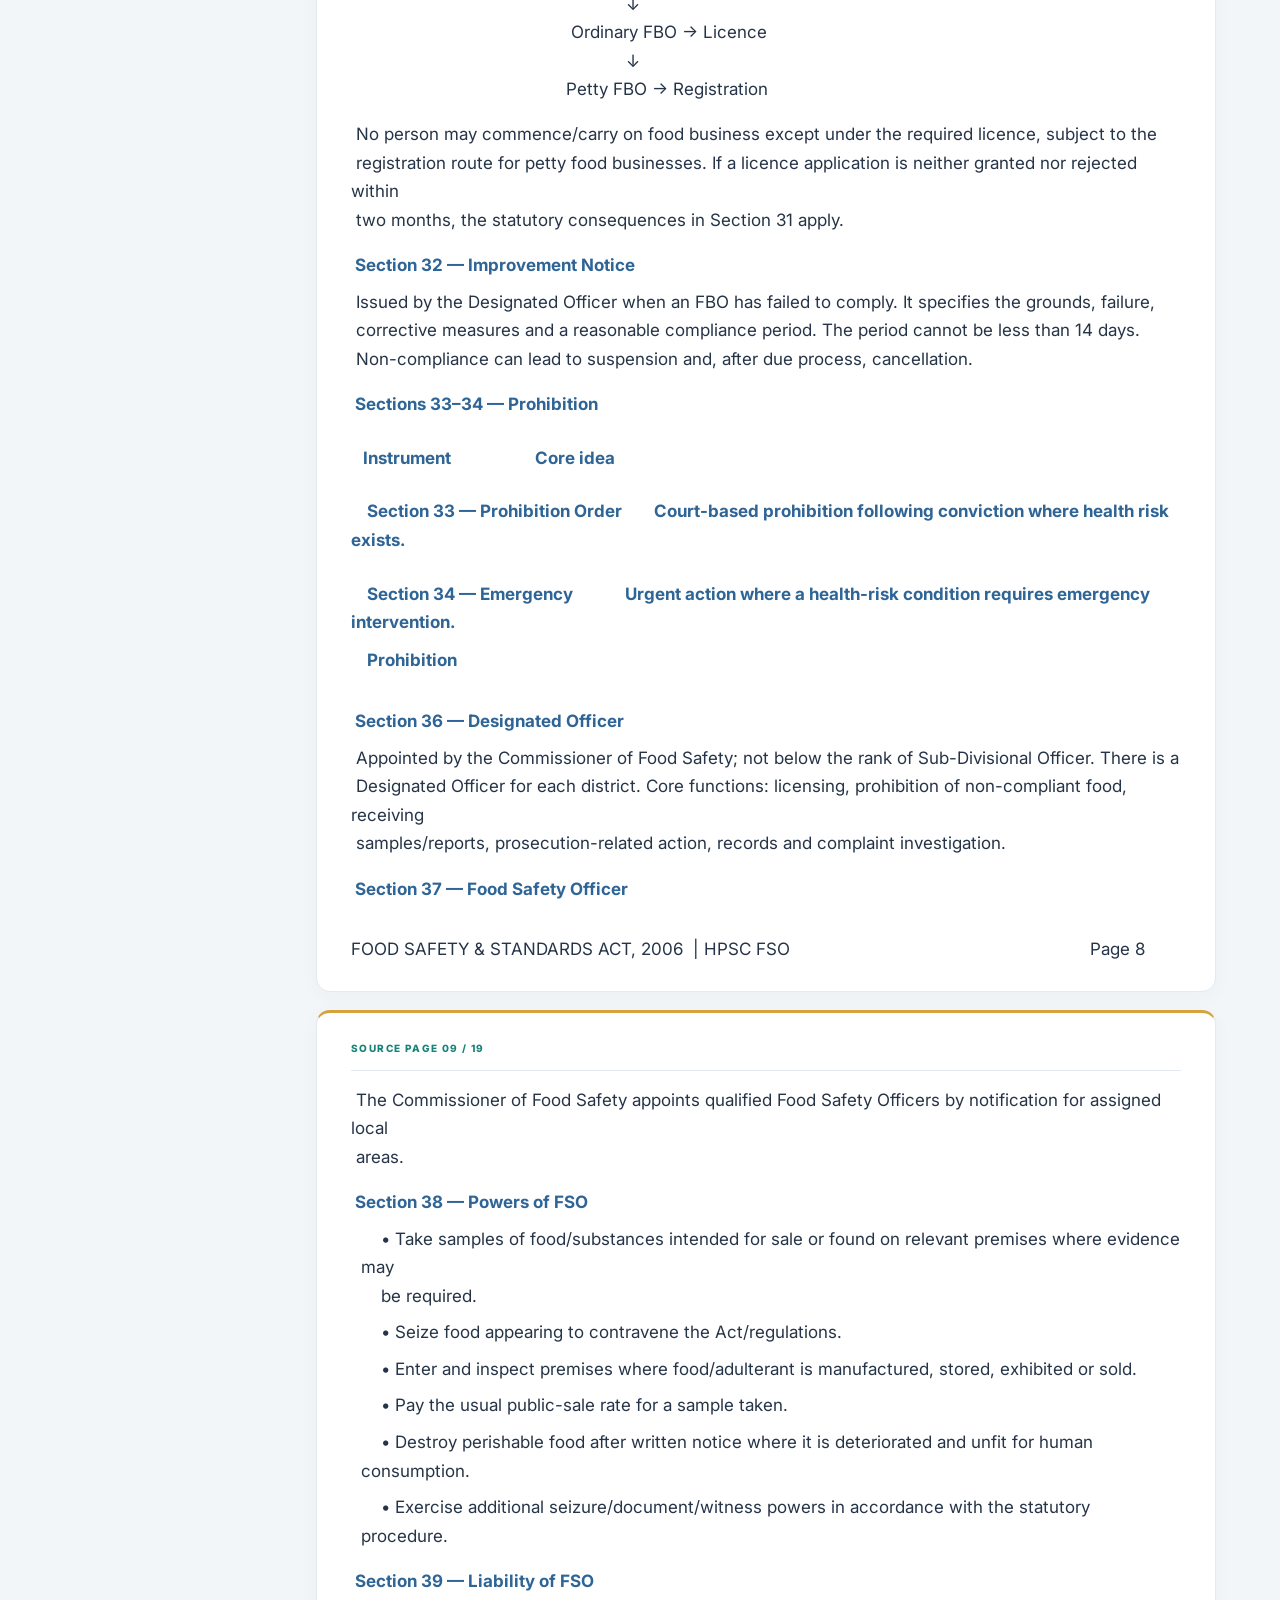
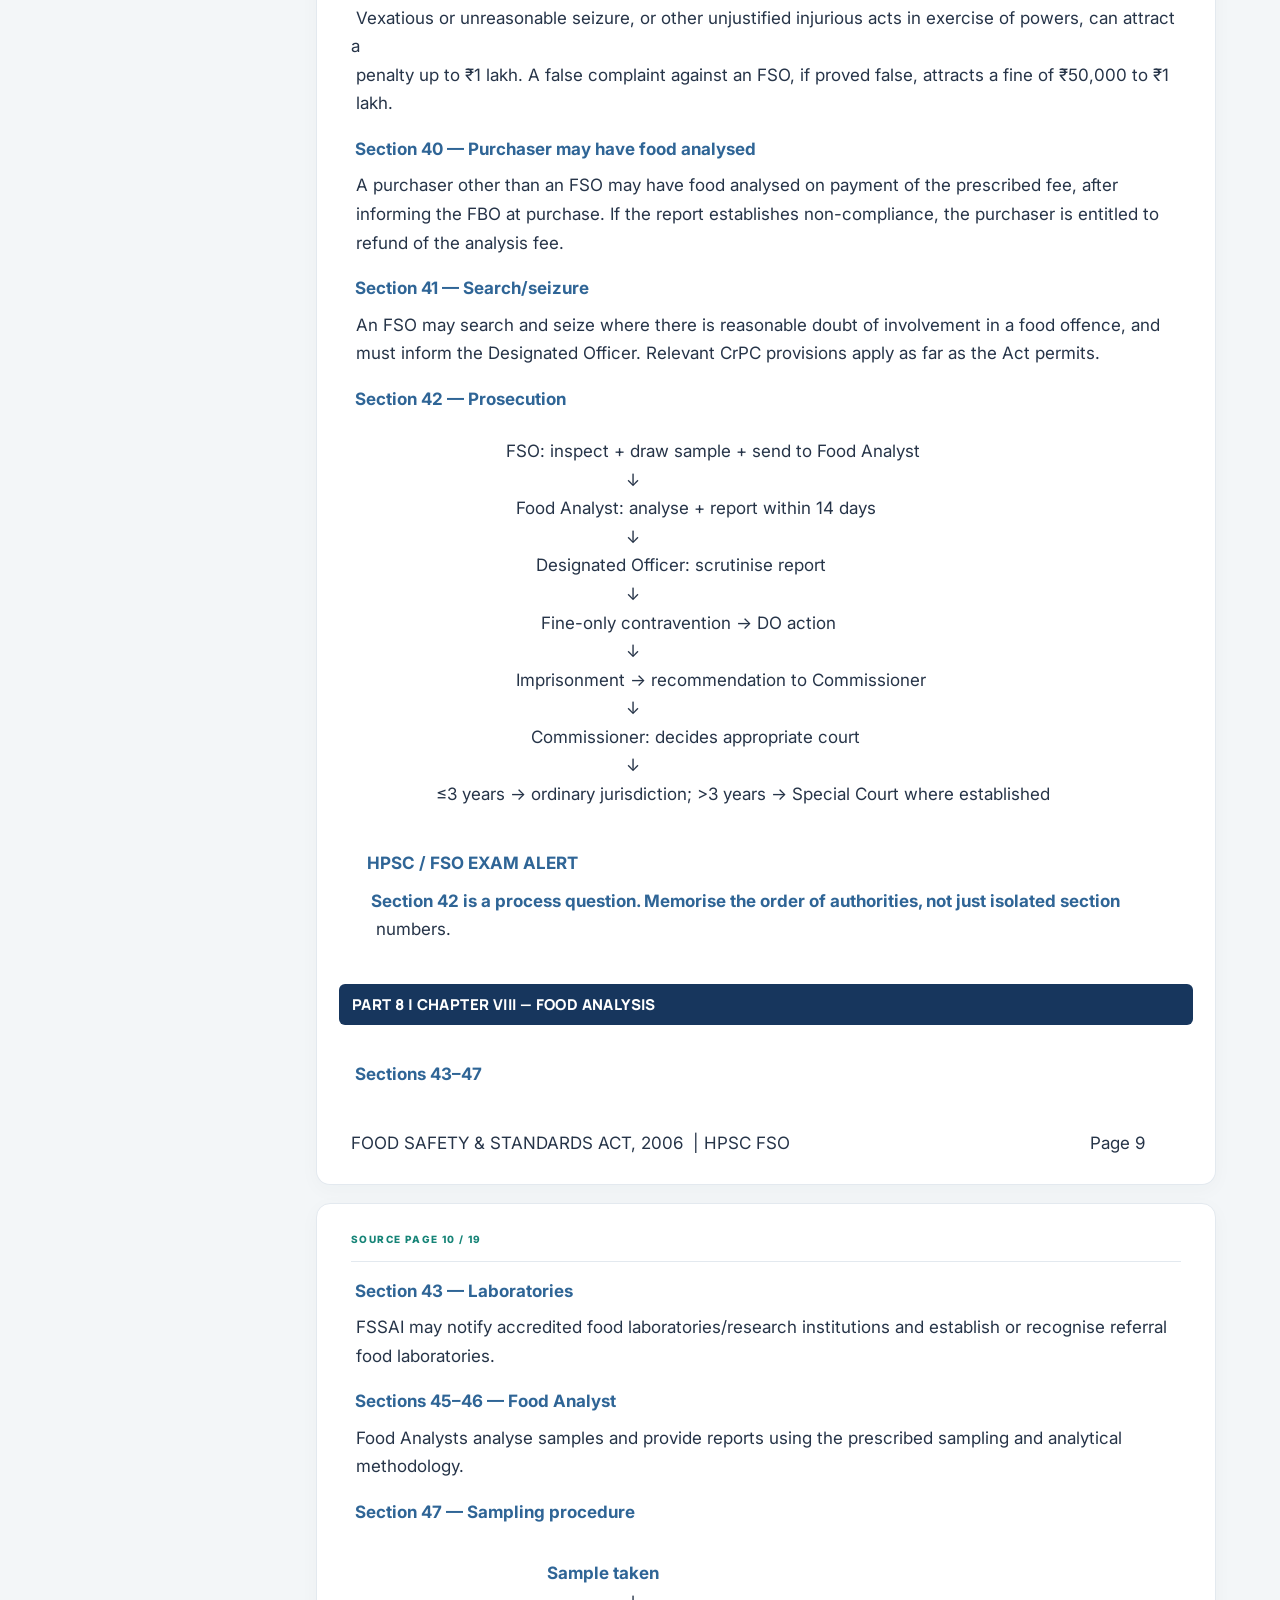
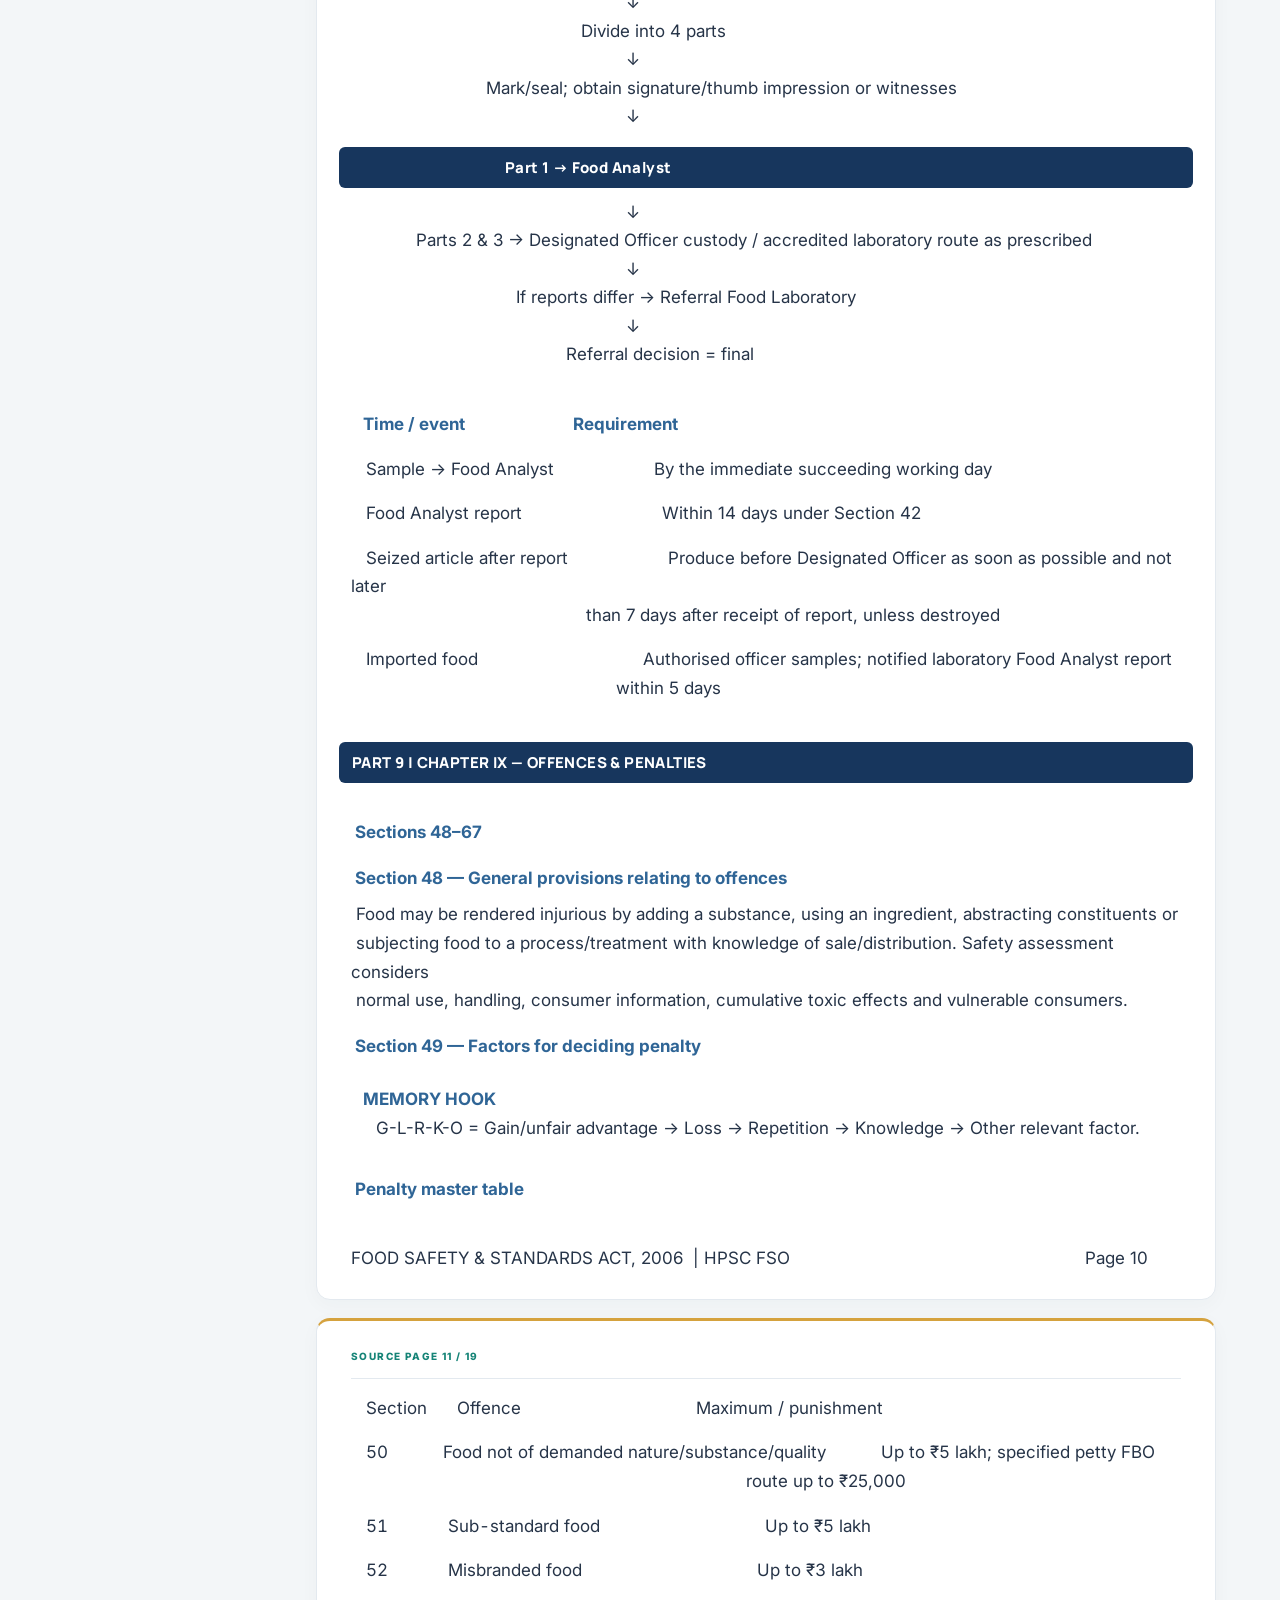
<file: content/notes/fssai-act-2006.html>
<!doctype html><html lang="en"><head><meta charset="utf-8"><meta name="viewport" content="width=device-width,initial-scale=1">
<title>FSS Act, 2006 — FOODSAFE Notes</title>
<link rel="preconnect" href="https://fonts.googleapis.com"><link rel="preconnect" href="https://fonts.gstatic.com" crossorigin>
<link href="https://fonts.googleapis.com/css2?family=Inter:wght@400;500;600;700&family=Manrope:wght@500;600;700;800&family=JetBrains+Mono:wght@400;500&display=swap" rel="stylesheet">
<link rel="stylesheet" href="fssai-notes.css"></head><body>
<header class="reader-top"><a class="back" href="../../index.html">← FOODSAFE Notes</a><div class="brand">FOODSAFE <span>ACADEMIC READER</span></div><button id="font-down">A−</button><button id="font-up">A+</button><button id="theme">◐</button></header>
<div class="reader-layout"><aside class="toc"><div class="toc-title">IN THIS DOCUMENT</div><input id="search" placeholder="Search within notes…">
<nav>
<a href="#page-1">Cover & approach</a><a href="#page-2">Contents</a><a href="#page-3">Understanding the Act</a><a href="#page-4">Definitions & risk</a><a href="#page-5">FSSAI</a><a href="#page-6">General principles</a><a href="#page-7">Articles of food & FBO</a><a href="#page-8">Enforcement</a><a href="#page-9">FSO powers & prosecution</a><a href="#page-10">Food analysis</a><a href="#page-11">Offences & penalties</a><a href="#page-12">Adjudication & courts</a><a href="#page-13">Finance & miscellaneous</a><a href="#page-14">Master revision</a><a href="#page-15">Comparisons & numbers</a><a href="#page-16">HPSC questions</a><a href="#page-17">Final mental model</a><a href="#page-18">Quick revision I</a><a href="#page-19">Quick revision II</a>
</nav><div class="source-note">Original 19-page source, preserved page by page. Search filters the displayed text only.</div></aside>
<main class="reader-main"><section class="doc-hero"><div class="eyebrow">HPSC FOOD SAFETY OFFICER · MASTER NOTES</div><h1>Food Safety &<br><em>Standards Act, 2006</em></h1><p>From first principles → section-wise mastery → enforcement → penalties → PYQ strategy</p><div class="meta"><span>19 source pages</span><span>Sections 1–101</span><span>Word-preserving reader</span><a class="source-download" href="FSSAI_Raw_Act_2006_Original.pdf" target="_blank" rel="noopener">Open original PDF ↗</a></div></section>
<div class="integrity"><b>CONTENT PRESERVATION MODE</b><p>The source text is displayed in its original page order. Formatting and navigation are added around it; the notes have not been summarised or rewritten.</p></div>
<div class="pages"><article class="source-page" id="page-1" data-page="1">
      <div class="page-kicker">SOURCE PAGE 01 / 19</div>
      <div class="page-content"><div class='line sub-heading'>       FOOD SAFETY &amp;</div><div class='line'>     STANDARDS ACT, 2006</div><div class='gap'></div><div class='gap'></div><div class='line sub-heading'>                    HPSC FOOD SAFETY OFFICER</div><div class='line sub-heading'>                         MASTER NOTES</div><div class='gap'></div><div class='gap'></div><div class='gap'></div><div class='gap'></div><div class='line'>  From first principles → section-wise mastery → enforcement → penalties → PYQ</div><div class='line'>                                    strategy</div><div class='gap'></div><div class='gap'></div><div class='gap'></div><div class='gap'></div><div class='gap'></div><div class='line sub-heading'>        EXAM APPROACH</div><div class='line'>          Designed for first-time learners. Statutory sections are linked to the actual FSO</div><div class='line'>           workflow, high-yield numbers, common traps and question patterns.</div><div class='gap'></div><div class='gap'></div><div class='gap'></div><div class='gap'></div><div class='gap'></div><div class='line'> Based primarily on the uploaded Food Safety and Standards Act, 2006 bare Act. Exam-oriented interpretation is presented</div><div class='line'> separately as study guidance.</div><div class='gap'></div><div class='gap'></div><div class='gap'></div><div class='gap'></div><div class='gap'></div><div class='line'>FOOD SAFETY &amp; STANDARDS ACT, 2006  | HPSC FSO                                                            Page 1</div></div>
    </article><article class="source-page" id="page-2" data-page="2">
      <div class="page-kicker">SOURCE PAGE 02 / 19</div>
      <div class="page-content"><div class='line sub-heading'>CONTENTS</div><div class='gap'></div><div class='gap'></div><div class='line numbered-line'>    01 How to understand the Act</div><div class='gap'></div><div class='line numbered-line'>    02  Chapter I — Preliminary &amp; Definitions</div><div class='gap'></div><div class='line numbered-line'>    03  Chapter II — FSSAI</div><div class='gap'></div><div class='line numbered-line'>    04  Chapter III — General Principles</div><div class='gap'></div><div class='line numbered-line'>    05  Chapter IV — Articles of Food</div><div class='gap'></div><div class='line numbered-line'>    06  Chapter V — Import</div><div class='gap'></div><div class='line numbered-line'>    07  Chapter VI — FBO Responsibilities</div><div class='gap'></div><div class='line numbered-line'>    08  Chapter VII — Enforcement</div><div class='gap'></div><div class='line numbered-line'>    09  Chapter VIII — Food Analysis</div><div class='gap'></div><div class='line numbered-line'>    10  Chapter IX — Offences &amp; Penalties</div><div class='gap'></div><div class='line numbered-line'>    11  Chapter X — Adjudication, Tribunal &amp; Courts</div><div class='gap'></div><div class='line numbered-line'>    12  Chapter XI — Finance, Accounts &amp; Reports</div><div class='gap'></div><div class='line numbered-line'>    13  Chapter XII — Miscellaneous</div><div class='gap'></div><div class='line numbered-line'>    14  Master Tables, Numbers &amp; PYQ Strategy</div><div class='gap'></div><div class='gap'></div><div class='gap'></div><div class='gap'></div><div class='gap'></div><div class='line'>FOOD SAFETY &amp; STANDARDS ACT, 2006  | HPSC FSO                                                            Page 2</div></div>
    </article><article class="source-page" id="page-3" data-page="3">
      <div class="page-kicker">SOURCE PAGE 03 / 19</div>
      <div class="page-content"><div class='line part-heading'>PART 1 | UNDERSTANDING THE ACT</div><div class='gap'></div><div class='gap'></div><div class='line'> 1. What problem did this Act solve?</div><div class='gap'></div><div class='line'> Before the Food Safety and Standards Act, 2006, food regulation was spread across multiple laws and</div><div class='line'> orders. The Act&#x27;s central architecture is to consolidate food laws, establish FSSAI, prescribe</div><div class='line'> science-based standards and regulate food manufacture, storage, distribution, sale and import.</div><div class='gap'></div><div class='gap'></div><div class='line sub-heading'>   MEMORY HOOK</div><div class='line'>    Many food laws → one integrated framework → FSSAI + State enforcement → standards → safe &amp;</div><div class='line'>    wholesome food.</div><div class='gap'></div><div class='gap'></div><div class='gap'></div><div class='line sub-heading'> The five-layer mental model</div><div class='gap'></div><div class='gap'></div><div class='gap'></div><div class='line'>                                                 FSS Act 2006</div><div class='line'>                                                       ↓</div><div class='line'>                                           Standards — What is safe?</div><div class='line'>                                                       ↓</div><div class='line'>                                       Business control — Who can sell?</div><div class='line'>                                                       ↓</div><div class='line'>                                           Enforcement — Who checks?</div><div class='line'>                                                       ↓</div><div class='line'>                                              Sampling + analysis</div><div class='line'>                                                       ↓</div><div class='line sub-heading'>                                            Contravention / offence</div><div class='line'>                                                       ↓</div><div class='line sub-heading'>                                             Penalty / prosecution</div><div class='line'>                                                       ↓</div><div class='line sub-heading'>                                                Appeal / court</div><div class='gap'></div><div class='gap'></div><div class='gap'></div><div class='line part-heading'>PART 2 | CHAPTER I — PRELIMINARY &amp;</div><div class='line sub-heading'> DEFINITIONS</div><div class='gap'></div><div class='gap'></div><div class='line sub-heading'> Sections 1–3</div><div class='gap'></div><div class='line sub-heading'> Section 1: Short title, extent and commencement. The Act is the Food Safety and Standards Act, 2006; it</div><div class='line'> extends to the whole of India and provisions commence by notification.</div><div class='gap'></div><div class='line sub-heading'> Section 2: Parliament declares it expedient in the public interest that the Union should take control of the</div><div class='line'> food industry.</div><div class='gap'></div><div class='line sub-heading'> Section 3 — Definitions</div><div class='gap'></div><div class='line'> Definitions are a major FSO examination area because small statutory distinctions can change the</div><div class='line'> answer.</div><div class='gap'></div><div class='gap'></div><div class='line sub-heading'>   Term                   Exam-ready meaning</div><div class='gap'></div><div class='gap'></div><div class='line'>    Adulterant                    Material which is or could be employed to make food unsafe, sub-standard, misbranded</div><div class='line'>                                 or containing extraneous matter.</div><div class='gap'></div><div class='gap'></div><div class='gap'></div><div class='gap'></div><div class='gap'></div><div class='line'>FOOD SAFETY &amp; STANDARDS ACT, 2006  | HPSC FSO                                                            Page 3</div></div>
    </article><article class="source-page" id="page-4" data-page="4">
      <div class="page-kicker">SOURCE PAGE 04 / 19</div>
      <div class="page-content"><div class='line sub-heading'>   Term                   Exam-ready meaning</div><div class='gap'></div><div class='gap'></div><div class='line'>   Consumer                  Persons and families purchasing and receiving food to meet their personal needs.</div><div class='gap'></div><div class='gap'></div><div class='line'>   Food                      Broad statutory category including processed/unprocessed food, infant food, packaged</div><div class='line'>                                  drinking water, alcoholic drink, chewing gum and specified water used in</div><div class='line'>                                manufacture/preparation/treatment.</div><div class='gap'></div><div class='gap'></div><div class='line'>   Food Business             Any undertaking, profit or non-profit, public or private, involved in manufacture,</div><div class='line'>                                 processing, packaging, storage, transportation, distribution, import or sale of food.</div><div class='gap'></div><div class='gap'></div><div class='line'>   Food Business Operator      Person by whom food business is carried on/owned and who is responsible for</div><div class='line'>   (FBO)                       compliance.</div><div class='gap'></div><div class='gap'></div><div class='line'>   Food Safety                Assurance that food is acceptable for human consumption according to its intended use.</div><div class='gap'></div><div class='gap'></div><div class='line'>   Food Safety Officer            Officer appointed under Section 37.</div><div class='gap'></div><div class='gap'></div><div class='line'>   Hazard                         Biological, chemical or physical agent in food, or condition of food, with potential to</div><div class='line'>                             cause an adverse health effect.</div><div class='gap'></div><div class='gap'></div><div class='line'>   Misbranded Food           Food whose identity, description, presentation, labelling or claims are false, misleading</div><div class='line'>                                 or deceptive in the statutory circumstances.</div><div class='gap'></div><div class='gap'></div><div class='line'>   Sub-standard Food          Food that does not meet specified standards but does not render the food unsafe.</div><div class='gap'></div><div class='gap'></div><div class='line'>   Unsafe Food               Food whose nature, substance or quality is affected so as to render it injurious to health.</div><div class='gap'></div><div class='gap'></div><div class='line'>   Sale                        Broadly includes cash, credit, exchange, wholesale/retail, offer/exposure/possession for</div><div class='line'>                                  sale and attempt to sell.</div><div class='gap'></div><div class='gap'></div><div class='gap'></div><div class='line sub-heading'>    HPSC / FSO EXAM ALERT</div><div class='line'>    Know the difference: sub-standard ≠ unsafe; misbranded = identity/representation problem; unsafe</div><div class='line'>   = health problem.</div><div class='gap'></div><div class='gap'></div><div class='gap'></div><div class='line sub-heading'> Risk concepts</div><div class='gap'></div><div class='line'> Risk combines the probability of an adverse health effect with the severity of that effect.</div><div class='gap'></div><div class='gap'></div><div class='gap'></div><div class='line sub-heading'>                                                 Risk Analysis</div><div class='line'>                                                       ↓</div><div class='line'>                            Risk Assessment + Risk Management + Risk Communication</div><div class='gap'></div><div class='gap'></div><div class='gap'></div><div class='gap'></div><div class='line sub-heading'>                                                Risk Assessment</div><div class='line'>                                                       ↓</div><div class='line sub-heading'>                                             Hazard identification</div><div class='line'>                                                       ↓</div><div class='line sub-heading'>                                            Hazard characterisation</div><div class='line'>                                                       ↓</div><div class='line sub-heading'>                                              Exposure assessment</div><div class='line'>                                                       ↓</div><div class='line sub-heading'>                                             Risk characterisation</div><div class='gap'></div><div class='gap'></div><div class='gap'></div><div class='gap'></div><div class='line sub-heading'>   MEMORY HOOK</div><div class='line'>     Food safety vocabulary: Biological + Chemical + Physical = the three classic hazard categories.</div><div class='gap'></div><div class='gap'></div><div class='gap'></div><div class='gap'></div><div class='gap'></div><div class='line'>FOOD SAFETY &amp; STANDARDS ACT, 2006  | HPSC FSO                                                            Page 4</div></div>
    </article><article class="source-page" id="page-5" data-page="5">
      <div class="page-kicker">SOURCE PAGE 05 / 19</div>
      <div class="page-content"><div class='line part-heading'>PART 3 | CHAPTER II — FSSAI</div><div class='gap'></div><div class='gap'></div><div class='line sub-heading'> Sections 4–17</div><div class='gap'></div><div class='line sub-heading'> Section 4 — Establishment of FSSAI</div><div class='gap'></div><div class='line'> The Central Government establishes the Food Safety and Standards Authority of India. It is a body</div><div class='line'> corporate with perpetual succession and a common seal, capable of holding property, contracting and</div><div class='line'> suing/being sued. Headquarters: Delhi.</div><div class='gap'></div><div class='line sub-heading'> Section 5 — Composition</div><div class='gap'></div><div class='gap'></div><div class='line sub-heading'>   Component                            Number / point</div><div class='gap'></div><div class='gap'></div><div class='line'>   Chairperson                                 1</div><div class='gap'></div><div class='gap'></div><div class='line'>   Members                                    22</div><div class='gap'></div><div class='gap'></div><div class='line'>  Women                                            At least one-third of the 22 members</div><div class='gap'></div><div class='gap'></div><div class='line'>   Government representatives                    7</div><div class='gap'></div><div class='gap'></div><div class='line'>    Industry                                    2</div><div class='gap'></div><div class='gap'></div><div class='line'>   Consumer organisations                        2</div><div class='gap'></div><div class='gap'></div><div class='line'>   Food technologists/scientists                    3</div><div class='gap'></div><div class='gap'></div><div class='line'>   States/UTs by zones                           5</div><div class='gap'></div><div class='gap'></div><div class='line'>   Farmers&#x27; organisations                         2</div><div class='gap'></div><div class='gap'></div><div class='line'>    Retailers&#x27; organisations                        1</div><div class='gap'></div><div class='gap'></div><div class='gap'></div><div class='line sub-heading'>   MEMORY HOOK</div><div class='line numbered-line'>    22 members + Chairperson. Chairperson age ceiling = 65; other member = 62.</div><div class='gap'></div><div class='gap'></div><div class='gap'></div><div class='line sub-heading'> Sections 6–8 — Selection, term and removal</div><div class='gap'></div><div class='line bullet-line'>    • Selection Committee is chaired by the Cabinet Secretary.</div><div class='gap'></div><div class='line bullet-line'>    • Chairperson/members other than ex-officio members: 3-year term; eligible for another 3 years.</div><div class='gap'></div><div class='line bullet-line'>    • Chairperson maximum age: 65 years; member maximum age: 62 years.</div><div class='gap'></div><div class='line bullet-line'>    • Removal grounds include insolvency, specified conviction, incapacity, prejudicial financial/other</div><div class='line'>       interest and abuse of position against public interest.</div><div class='gap'></div><div class='line sub-heading'> Sections 9–10 — Officers and CEO</div><div class='gap'></div><div class='line'> The Chief Executive Officer is not below the rank of Additional Secretary to the Government of India,</div><div class='line'> serves as Member-Secretary and handles day-to-day administration, programmes, implementation,</div><div class='line'> budget and administrative control.</div><div class='gap'></div><div class='line sub-heading'> Sections 11–15 — Advisory and scientific machinery</div><div class='gap'></div><div class='line'> The Central Advisory Committee brings together industry, agriculture, consumers, research bodies,</div><div class='line'> laboratories, Commissioners of Food Safety and the Chairperson of the Scientific Committee. It must</div><div class='gap'></div><div class='gap'></div><div class='gap'></div><div class='gap'></div><div class='line'>FOOD SAFETY &amp; STANDARDS ACT, 2006  | HPSC FSO                                                            Page 5</div></div>
    </article><article class="source-page" id="page-6" data-page="6">
      <div class="page-kicker">SOURCE PAGE 06 / 19</div>
      <div class="page-content"><div class='line'> meet at least three times a year.</div><div class='gap'></div><div class='line'> Scientific Panels provide specialist advice; the Scientific Committee coordinates scientific opinion and</div><div class='line'> handles cross-cutting issues.</div><div class='gap'></div><div class='line sub-heading'> Section 16 — Functions of FSSAI</div><div class='gap'></div><div class='line'> FSSAI regulates and monitors food manufacture, processing, distribution, sale and import to ensure safe</div><div class='line'> and wholesome food. Its functions include standards, additive/contaminant/pesticide-residue limits,</div><div class='line'> imported-food controls, laboratory recognition, sampling and analysis, risk assessment, scientific advice,</div><div class='line'> emerging-risk surveillance, crisis management, consumer information, training and international/Codex</div><div class='line'> work.</div><div class='gap'></div><div class='line sub-heading'> Section 18 — General principles preview</div><div class='gap'></div><div class='line'> Food regulation is science-based, risk-based, proportionate, transparent and protective of human health</div><div class='line'> and consumer interests.</div><div class='gap'></div><div class='gap'></div><div class='line part-heading'>PART 4 | CHAPTER III — GENERAL PRINCIPLES</div><div class='gap'></div><div class='gap'></div><div class='line sub-heading'> Section 18 — Core principles</div><div class='gap'></div><div class='line bullet-line'>    • Protect human life and health and consumer interests, while considering fair trade practices.</div><div class='gap'></div><div class='line bullet-line'>    • Base risk management on risk assessment and relevant factors.</div><div class='gap'></div><div class='line bullet-line'>    • Apply a precautionary approach where possible harmful effects are identified but scientific uncertainty</div><div class='line'>      remains.</div><div class='gap'></div><div class='line bullet-line'>    • Measures should be proportionate and not more trade-restrictive than necessary.</div><div class='gap'></div><div class='line bullet-line'>    • Provisional measures should be reviewed within a reasonable period.</div><div class='gap'></div><div class='line bullet-line'>    • Public should be informed when reasonable grounds indicate that food may pose a risk.</div><div class='gap'></div><div class='line bullet-line'>    • If one food in a batch/lot/consignment fails safety requirements, the whole batch/lot/consignment is</div><div class='line'>     presumed non-compliant until contrary evidence.</div><div class='gap'></div><div class='line bullet-line'>    • Scientific risk assessment must be independent, objective and transparent.</div><div class='gap'></div><div class='gap'></div><div class='line sub-heading'>   MEMORY HOOK</div><div class='line'>     Risk assessment = 4 steps. Risk analysis = 3 components.</div><div class='gap'></div><div class='gap'></div><div class='gap'></div><div class='gap'></div><div class='line sub-heading'>    HPSC / FSO EXAM ALERT</div><div class='line'>     Urgency involving food safety/public health can justify regulation without ordinary consultation;</div><div class='line'>     such emergency regulation is limited to the statutory period.</div><div class='gap'></div><div class='gap'></div><div class='gap'></div><div class='line part-heading'>PART 5 | CHAPTER IV — ARTICLES OF FOOD</div><div class='gap'></div><div class='gap'></div><div class='line sub-heading'> Sections 19–24</div><div class='gap'></div><div class='gap'></div><div class='line sub-heading'>   Section      Core rule</div><div class='gap'></div><div class='gap'></div><div class='line numbered-line'>   19           Food additives and processing aids must be permitted under the Act/regulations.</div><div class='gap'></div><div class='gap'></div><div class='gap'></div><div class='gap'></div><div class='gap'></div><div class='line'>FOOD SAFETY &amp; STANDARDS ACT, 2006  | HPSC FSO                                                            Page 6</div></div>
    </article><article class="source-page" id="page-7" data-page="7">
      <div class="page-kicker">SOURCE PAGE 07 / 19</div>
      <div class="page-content"><div class='line sub-heading'>   Section      Core rule</div><div class='gap'></div><div class='gap'></div><div class='line numbered-line'>   20            Contaminants, natural toxic substances, toxins and heavy metals must not exceed prescribed limits.</div><div class='gap'></div><div class='gap'></div><div class='line numbered-line'>   21              Pesticide, veterinary-drug, antibiotic and other specified residues must remain within prescribed</div><div class='line'>                   tolerance limits.</div><div class='gap'></div><div class='gap'></div><div class='line numbered-line'>   22             Special categories such as novel/GM/irradiated/organic/special</div><div class='line'>                   dietary/functional/nutraceutical/health-supplement/proprietary foods are regulated.</div><div class='gap'></div><div class='gap'></div><div class='line numbered-line'>   23            Packaging and labelling must comply with prescribed requirements and must not be false or</div><div class='line'>                   misleading.</div><div class='gap'></div><div class='gap'></div><div class='line numbered-line'>   24            Advertisements must not be misleading/deceptive; efficacy claims require adequate scientific</div><div class='line'>                       justification.</div><div class='gap'></div><div class='gap'></div><div class='gap'></div><div class='line sub-heading'>    HPSC / FSO EXAM ALERT</div><div class='line sub-heading'>     Section 23 = labelling/packaging. Section 24 = advertisement/unfair trade practice. Do not</div><div class='line'>     interchange them.</div><div class='gap'></div><div class='gap'></div><div class='gap'></div><div class='line sub-heading'> Section 25 — Imports</div><div class='gap'></div><div class='line'> Food imports must comply with the Act and cannot include unsafe, misbranded, sub-standard or</div><div class='line'> prohibited/non-compliant food, or food requiring a licence where the required licence is absent.</div><div class='gap'></div><div class='gap'></div><div class='line part-heading'>PART 6 | CHAPTER VI — FBO RESPONSIBILITIES</div><div class='gap'></div><div class='gap'></div><div class='line sub-heading'> Sections 26–28</div><div class='gap'></div><div class='line sub-heading'> Section 26 — Responsibilities of FBO</div><div class='gap'></div><div class='line'> Every FBO must ensure that food satisfies the Act, rules and regulations at all stages under its control. An</div><div class='line'> FBO must not manufacture, store, sell or distribute prohibited or non-compliant food and must comply</div><div class='line'> with prescribed licensing/registration requirements.</div><div class='gap'></div><div class='line sub-heading'> Section 27 — Liability</div><div class='gap'></div><div class='gap'></div><div class='line sub-heading'>   Operator                        Typical liability focus</div><div class='gap'></div><div class='gap'></div><div class='line'>   Manufacturer / packer                  Liability for food failing statutory requirements in the circumstances specified.</div><div class='gap'></div><div class='gap'></div><div class='line'>   Wholesaler / distributor              Includes expiry, unsafe/misbranded food, improper storage, unidentifiable</div><div class='line'>                                     source and knowingly receiving unsafe food.</div><div class='gap'></div><div class='gap'></div><div class='line'>    Seller                               Includes expired food, unhygienic handling, misbranding, unidentifiable source</div><div class='line'>                                 and knowingly receiving unsafe food.</div><div class='gap'></div><div class='gap'></div><div class='gap'></div><div class='line sub-heading'> Section 28 — Food recall</div><div class='gap'></div><div class='gap'></div><div class='gap'></div><div class='gap'></div><div class='gap'></div><div class='line'>FOOD SAFETY &amp; STANDARDS ACT, 2006  | HPSC FSO                                                            Page 7</div></div>
    </article><article class="source-page" id="page-8" data-page="8">
      <div class="page-kicker">SOURCE PAGE 08 / 19</div>
      <div class="page-content"><div class='line sub-heading'>                             FBO identifies non-compliant/potentially unsafe food</div><div class='line'>                                                       ↓</div><div class='line sub-heading'>                                    Withdraw/recall immediately as required</div><div class='line'>                                                       ↓</div><div class='line sub-heading'>                                          Inform competent authority</div><div class='line'>                                                       ↓</div><div class='line sub-heading'>                                          Give reasons and cooperate</div><div class='line'>                                                       ↓</div><div class='line sub-heading'>                                         Take measures to prevent risk</div><div class='gap'></div><div class='gap'></div><div class='gap'></div><div class='line part-heading'>PART 7 | CHAPTER VII — ENFORCEMENT</div><div class='gap'></div><div class='gap'></div><div class='line sub-heading'> Sections 29–42</div><div class='gap'></div><div class='line sub-heading'> Section 30 — Commissioner of Food Safety</div><div class='gap'></div><div class='line'> The Commissioner is appointed by the State Government and oversees state implementation. Functions</div><div class='line'> include public-health prohibitions, surveys, training, uniform implementation and prosecution sanction</div><div class='line'> for offences punishable with imprisonment.</div><div class='gap'></div><div class='line sub-heading'> Section 31 — Licence &amp; registration</div><div class='gap'></div><div class='gap'></div><div class='gap'></div><div class='line sub-heading'>                                                 Food business</div><div class='line'>                                                       ↓</div><div class='line'>                                            Ordinary FBO → Licence</div><div class='line'>                                                       ↓</div><div class='line'>                                           Petty FBO → Registration</div><div class='gap'></div><div class='gap'></div><div class='line'> No person may commence/carry on food business except under the required licence, subject to the</div><div class='line'> registration route for petty food businesses. If a licence application is neither granted nor rejected within</div><div class='line'> two months, the statutory consequences in Section 31 apply.</div><div class='gap'></div><div class='line sub-heading'> Section 32 — Improvement Notice</div><div class='gap'></div><div class='line'> Issued by the Designated Officer when an FBO has failed to comply. It specifies the grounds, failure,</div><div class='line'> corrective measures and a reasonable compliance period. The period cannot be less than 14 days.</div><div class='line'> Non-compliance can lead to suspension and, after due process, cancellation.</div><div class='gap'></div><div class='line sub-heading'> Sections 33–34 — Prohibition</div><div class='gap'></div><div class='gap'></div><div class='line sub-heading'>   Instrument                     Core idea</div><div class='gap'></div><div class='gap'></div><div class='line sub-heading'>    Section 33 — Prohibition Order        Court-based prohibition following conviction where health risk exists.</div><div class='gap'></div><div class='gap'></div><div class='line sub-heading'>    Section 34 — Emergency             Urgent action where a health-risk condition requires emergency intervention.</div><div class='line sub-heading'>    Prohibition</div><div class='gap'></div><div class='gap'></div><div class='gap'></div><div class='line sub-heading'> Section 36 — Designated Officer</div><div class='gap'></div><div class='line'> Appointed by the Commissioner of Food Safety; not below the rank of Sub-Divisional Officer. There is a</div><div class='line'> Designated Officer for each district. Core functions: licensing, prohibition of non-compliant food, receiving</div><div class='line'> samples/reports, prosecution-related action, records and complaint investigation.</div><div class='gap'></div><div class='line sub-heading'> Section 37 — Food Safety Officer</div><div class='gap'></div><div class='gap'></div><div class='gap'></div><div class='gap'></div><div class='line'>FOOD SAFETY &amp; STANDARDS ACT, 2006  | HPSC FSO                                                            Page 8</div></div>
    </article><article class="source-page" id="page-9" data-page="9">
      <div class="page-kicker">SOURCE PAGE 09 / 19</div>
      <div class="page-content"><div class='line'> The Commissioner of Food Safety appoints qualified Food Safety Officers by notification for assigned local</div><div class='line'> areas.</div><div class='gap'></div><div class='line sub-heading'> Section 38 — Powers of FSO</div><div class='gap'></div><div class='line bullet-line'>    • Take samples of food/substances intended for sale or found on relevant premises where evidence may</div><div class='line'>      be required.</div><div class='gap'></div><div class='line bullet-line'>    • Seize food appearing to contravene the Act/regulations.</div><div class='gap'></div><div class='line bullet-line'>    • Enter and inspect premises where food/adulterant is manufactured, stored, exhibited or sold.</div><div class='gap'></div><div class='line bullet-line'>    • Pay the usual public-sale rate for a sample taken.</div><div class='gap'></div><div class='line bullet-line'>    • Destroy perishable food after written notice where it is deteriorated and unfit for human consumption.</div><div class='gap'></div><div class='line bullet-line'>    • Exercise additional seizure/document/witness powers in accordance with the statutory procedure.</div><div class='gap'></div><div class='line sub-heading'> Section 39 — Liability of FSO</div><div class='gap'></div><div class='line'> Vexatious or unreasonable seizure, or other unjustified injurious acts in exercise of powers, can attract a</div><div class='line'> penalty up to ₹1 lakh. A false complaint against an FSO, if proved false, attracts a fine of ₹50,000 to ₹1</div><div class='line'> lakh.</div><div class='gap'></div><div class='line sub-heading'> Section 40 — Purchaser may have food analysed</div><div class='gap'></div><div class='line'> A purchaser other than an FSO may have food analysed on payment of the prescribed fee, after</div><div class='line'> informing the FBO at purchase. If the report establishes non-compliance, the purchaser is entitled to</div><div class='line'> refund of the analysis fee.</div><div class='gap'></div><div class='line sub-heading'> Section 41 — Search/seizure</div><div class='gap'></div><div class='line'> An FSO may search and seize where there is reasonable doubt of involvement in a food offence, and</div><div class='line'> must inform the Designated Officer. Relevant CrPC provisions apply as far as the Act permits.</div><div class='gap'></div><div class='line sub-heading'> Section 42 — Prosecution</div><div class='gap'></div><div class='gap'></div><div class='gap'></div><div class='line'>                               FSO: inspect + draw sample + send to Food Analyst</div><div class='line'>                                                       ↓</div><div class='line'>                                 Food Analyst: analyse + report within 14 days</div><div class='line'>                                                       ↓</div><div class='line'>                                     Designated Officer: scrutinise report</div><div class='line'>                                                       ↓</div><div class='line'>                                      Fine-only contravention → DO action</div><div class='line'>                                                       ↓</div><div class='line'>                                 Imprisonment → recommendation to Commissioner</div><div class='line'>                                                       ↓</div><div class='line'>                                    Commissioner: decides appropriate court</div><div class='line'>                                                       ↓</div><div class='line'>                 ≤3 years → ordinary jurisdiction; &gt;3 years → Special Court where established</div><div class='gap'></div><div class='gap'></div><div class='gap'></div><div class='gap'></div><div class='line sub-heading'>    HPSC / FSO EXAM ALERT</div><div class='line sub-heading'>     Section 42 is a process question. Memorise the order of authorities, not just isolated section</div><div class='line'>     numbers.</div><div class='gap'></div><div class='gap'></div><div class='gap'></div><div class='line part-heading'>PART 8 | CHAPTER VIII — FOOD ANALYSIS</div><div class='gap'></div><div class='gap'></div><div class='line sub-heading'> Sections 43–47</div><div class='gap'></div><div class='gap'></div><div class='gap'></div><div class='gap'></div><div class='gap'></div><div class='line'>FOOD SAFETY &amp; STANDARDS ACT, 2006  | HPSC FSO                                                            Page 9</div></div>
    </article><article class="source-page" id="page-10" data-page="10">
      <div class="page-kicker">SOURCE PAGE 10 / 19</div>
      <div class="page-content"><div class='line sub-heading'> Section 43 — Laboratories</div><div class='gap'></div><div class='line'> FSSAI may notify accredited food laboratories/research institutions and establish or recognise referral</div><div class='line'> food laboratories.</div><div class='gap'></div><div class='line sub-heading'> Sections 45–46 — Food Analyst</div><div class='gap'></div><div class='line'> Food Analysts analyse samples and provide reports using the prescribed sampling and analytical</div><div class='line'> methodology.</div><div class='gap'></div><div class='line sub-heading'> Section 47 — Sampling procedure</div><div class='gap'></div><div class='gap'></div><div class='gap'></div><div class='line sub-heading'>                                                 Sample taken</div><div class='line'>                                                       ↓</div><div class='line'>                                              Divide into 4 parts</div><div class='line'>                                                       ↓</div><div class='line'>                           Mark/seal; obtain signature/thumb impression or witnesses</div><div class='line'>                                                       ↓</div><div class='line part-heading'>                                             Part 1 → Food Analyst</div><div class='line'>                                                       ↓</div><div class='line'>             Parts 2 &amp; 3 → Designated Officer custody / accredited laboratory route as prescribed</div><div class='line'>                                                       ↓</div><div class='line'>                                 If reports differ → Referral Food Laboratory</div><div class='line'>                                                       ↓</div><div class='line'>                                           Referral decision = final</div><div class='gap'></div><div class='gap'></div><div class='gap'></div><div class='gap'></div><div class='line sub-heading'>   Time / event                           Requirement</div><div class='gap'></div><div class='gap'></div><div class='line'>   Sample → Food Analyst                    By the immediate succeeding working day</div><div class='gap'></div><div class='gap'></div><div class='line'>   Food Analyst report                            Within 14 days under Section 42</div><div class='gap'></div><div class='gap'></div><div class='line'>   Seized article after report                    Produce before Designated Officer as soon as possible and not later</div><div class='line'>                                               than 7 days after receipt of report, unless destroyed</div><div class='gap'></div><div class='gap'></div><div class='line'>   Imported food                                 Authorised officer samples; notified laboratory Food Analyst report</div><div class='line'>                                                     within 5 days</div><div class='gap'></div><div class='gap'></div><div class='gap'></div><div class='line part-heading'>PART 9 | CHAPTER IX — OFFENCES &amp; PENALTIES</div><div class='gap'></div><div class='gap'></div><div class='line sub-heading'> Sections 48–67</div><div class='gap'></div><div class='line sub-heading'> Section 48 — General provisions relating to offences</div><div class='gap'></div><div class='line'> Food may be rendered injurious by adding a substance, using an ingredient, abstracting constituents or</div><div class='line'> subjecting food to a process/treatment with knowledge of sale/distribution. Safety assessment considers</div><div class='line'> normal use, handling, consumer information, cumulative toxic effects and vulnerable consumers.</div><div class='gap'></div><div class='line sub-heading'> Section 49 — Factors for deciding penalty</div><div class='gap'></div><div class='gap'></div><div class='line sub-heading'>   MEMORY HOOK</div><div class='line'>     G-L-R-K-O = Gain/unfair advantage → Loss → Repetition → Knowledge → Other relevant factor.</div><div class='gap'></div><div class='gap'></div><div class='gap'></div><div class='line sub-heading'> Penalty master table</div><div class='gap'></div><div class='gap'></div><div class='gap'></div><div class='gap'></div><div class='gap'></div><div class='line'>FOOD SAFETY &amp; STANDARDS ACT, 2006  | HPSC FSO                                                           Page 10</div></div>
    </article><article class="source-page" id="page-11" data-page="11">
      <div class="page-kicker">SOURCE PAGE 11 / 19</div>
      <div class="page-content"><div class='line'>   Section      Offence                                   Maximum / punishment</div><div class='gap'></div><div class='gap'></div><div class='line numbered-line'>   50           Food not of demanded nature/substance/quality           Up to ₹5 lakh; specified petty FBO</div><div class='line'>                                                                               route up to ₹25,000</div><div class='gap'></div><div class='gap'></div><div class='line numbered-line'>   51            Sub-standard food                                 Up to ₹5 lakh</div><div class='gap'></div><div class='gap'></div><div class='line numbered-line'>   52            Misbranded food                                   Up to ₹3 lakh</div><div class='gap'></div><div class='gap'></div><div class='line numbered-line'>   53             Misleading advertisement                            Up to ₹10 lakh</div><div class='gap'></div><div class='gap'></div><div class='line numbered-line'>   54            Extraneous matter                                 Up to ₹1 lakh</div><div class='gap'></div><div class='gap'></div><div class='line numbered-line'>   55              Failure to comply with FSO direction                    Up to ₹2 lakh</div><div class='gap'></div><div class='gap'></div><div class='line numbered-line'>   56             Unhygienic/unsanitary processing/manufacturing           Up to ₹1 lakh</div><div class='gap'></div><div class='gap'></div><div class='line numbered-line'>   57             Adulterant — non-injurious                           Up to ₹2 lakh</div><div class='gap'></div><div class='gap'></div><div class='line numbered-line'>   57             Adulterant — injurious                              Up to ₹10 lakh</div><div class='gap'></div><div class='gap'></div><div class='line numbered-line'>   58          No specific penalty elsewhere                         Up to ₹2 lakh</div><div class='gap'></div><div class='gap'></div><div class='line numbered-line'>   59            Unsafe food — no injury                             Up to 6 months + fine up to ₹1 lakh</div><div class='gap'></div><div class='gap'></div><div class='line numbered-line'>   59            Unsafe food — non-grievous injury                     Up to 1 year + fine up to ₹3 lakh</div><div class='gap'></div><div class='gap'></div><div class='line numbered-line'>   59            Unsafe food — grievous injury                         Up to 6 years + fine up to ₹5 lakh</div><div class='gap'></div><div class='gap'></div><div class='line numbered-line'>   59            Unsafe food — death                                  7 years to life + minimum ₹10 lakh</div><div class='gap'></div><div class='gap'></div><div class='line numbered-line'>   60              Interfering with seized items                          Up to 6 months + fine up to ₹2 lakh</div><div class='gap'></div><div class='gap'></div><div class='line numbered-line'>   63           Food business without required licence                  Up to 6 months + fine up to ₹5 lakh</div><div class='gap'></div><div class='gap'></div><div class='gap'></div><div class='line sub-heading'> Section 59 — Unsafe food severity ladder</div><div class='gap'></div><div class='gap'></div><div class='gap'></div><div class='line sub-heading'>                                                  Unsafe food</div><div class='line'>                                                       ↓</div><div class='line'>                                       No injury → ≤6 months + ≤₹1 lakh</div><div class='line'>                                                       ↓</div><div class='line'>                                   Non-grievous injury → ≤1 year + ≤₹3 lakh</div><div class='line'>                                                       ↓</div><div class='line'>                                     Grievous injury → ≤6 years + ≤₹5 lakh</div><div class='line'>                                                       ↓</div><div class='line'>                                      Death → 7 years to life + ≥₹10 lakh</div><div class='gap'></div><div class='gap'></div><div class='gap'></div><div class='line sub-heading'> Sections 61–67</div><div class='gap'></div><div class='line bullet-line'>    • 61 — False information.</div><div class='gap'></div><div class='line bullet-line'>    • 62 — Obstructing/impersonating Food Safety Officer.</div><div class='gap'></div><div class='line bullet-line'>    • 63 — Carrying on food business without required licence.</div><div class='gap'></div><div class='line bullet-line'>    • 64 — Subsequent offences and enhanced consequences.</div><div class='gap'></div><div class='line bullet-line'>    • 65 — Compensation to victim in specified unsafe-food outcomes.</div><div class='gap'></div><div class='line bullet-line'>    • 66 — Offences by companies; responsible persons may also be liable subject to statutory defences.</div><div class='gap'></div><div class='gap'></div><div class='gap'></div><div class='gap'></div><div class='gap'></div><div class='line'>FOOD SAFETY &amp; STANDARDS ACT, 2006  | HPSC FSO                                                           Page 11</div></div>
    </article><article class="source-page" id="page-12" data-page="12">
      <div class="page-kicker">SOURCE PAGE 12 / 19</div>
      <div class="page-content"><div class='line bullet-line'>    • 67 — Import contraventions attract FSS Act penalties in addition to penalties under other applicable</div><div class='line'>       laws.</div><div class='gap'></div><div class='gap'></div><div class='line part-heading'>PART 10 | CHAPTER X — ADJUDICATION, TRIBUNAL</div><div class='line'>&amp; COURTS</div><div class='gap'></div><div class='gap'></div><div class='line sub-heading'> Sections 68–80</div><div class='gap'></div><div class='line sub-heading'> Section 68 — Adjudication</div><div class='gap'></div><div class='line'> State Government notifies an officer not below the rank of Additional District Magistrate as Adjudicating</div><div class='line'> Officer. The person must receive a reasonable opportunity of representation. The officer has powers of a</div><div class='line'>  civil court for adjudication.</div><div class='gap'></div><div class='line sub-heading'> Section 69 — Compounding</div><div class='gap'></div><div class='line'> The Commissioner may empower the Designated Officer to accept composition money from specified</div><div class='line'> petty food operators. Maximum composition amount: ₹1 lakh. Offences punishable with imprisonment</div><div class='line'> cannot be compounded.</div><div class='gap'></div><div class='line sub-heading'> Sections 70–71 — Appellate Tribunal</div><div class='gap'></div><div class='line'> The Food Safety Appellate Tribunal hears appeals from Adjudicating Officer decisions. Its Presiding</div><div class='line'> Officer must be or have been a District Judge. The Tribunal is guided by principles of natural justice and</div><div class='line'> has specified civil-court-like powers.</div><div class='gap'></div><div class='line sub-heading'> Sections 72–80 — Courts and defences</div><div class='gap'></div><div class='gap'></div><div class='line sub-heading'>   Section      Core point</div><div class='gap'></div><div class='gap'></div><div class='line numbered-line'>   72                Civil court jurisdiction barred for matters entrusted to Adjudicating Officer/Tribunal; injunction</div><div class='line'>                     restrictions apply.</div><div class='gap'></div><div class='gap'></div><div class='line numbered-line'>   73          Summary trial for offences not triable by Special Court; maximum imprisonment in summary</div><div class='line'>                   conviction = 1 year.</div><div class='gap'></div><div class='gap'></div><div class='line numbered-line'>   74             Special Courts for specified serious offences; Public Prosecutor requires at least 7 years&#x27;</div><div class='line'>                  advocacy/relevant legal experience.</div><div class='gap'></div><div class='gap'></div><div class='line numbered-line'>   76            Appeal from Special Court to High Court within 45 days; statutory bench requirement applies.</div><div class='gap'></div><div class='gap'></div><div class='line numbered-line'>   77            Ordinary cognizance limitation = 1 year; Commissioner may approve extended prosecution up to 3</div><div class='line'>                  years for recorded reasons.</div><div class='gap'></div><div class='gap'></div><div class='line numbered-line'>   78            Court may implead importer/manufacturer/distributor/dealer when evidence warrants.</div><div class='gap'></div><div class='gap'></div><div class='line numbered-line'>   79             Magistrate/court punishment powers subject to statutory limits.</div><div class='gap'></div><div class='gap'></div><div class='line numbered-line'>   80            Defences include due diligence/reasonable precautions in specified circumstances; mere mistaken</div><div class='line'>                  reasonable belief is not a defence.</div><div class='gap'></div><div class='gap'></div><div class='gap'></div><div class='line sub-heading'>    HPSC / FSO EXAM ALERT</div><div class='line'>      High-yield appeal numbers: Tribunal → High Court = 60 days; Special Court → High Court = 45 days.</div><div class='line'>     Ordinary prosecution limitation = 1 year; extension = up to 3 years.</div><div class='gap'></div><div class='gap'></div><div class='gap'></div><div class='gap'></div><div class='gap'></div><div class='line'>FOOD SAFETY &amp; STANDARDS ACT, 2006  | HPSC FSO                                                           Page 12</div></div>
    </article><article class="source-page" id="page-13" data-page="13">
      <div class="page-kicker">SOURCE PAGE 13 / 19</div>
      <div class="page-content"><div class='line part-heading'>PART 11 | CHAPTER XI — FINANCE, ACCOUNTS &amp;</div><div class='line sub-heading'>REPORTS</div><div class='gap'></div><div class='gap'></div><div class='line sub-heading'> Sections 81–84</div><div class='gap'></div><div class='gap'></div><div class='line sub-heading'>   Section     Remember</div><div class='gap'></div><div class='gap'></div><div class='line numbered-line'>   81           Food Authority budget</div><div class='gap'></div><div class='gap'></div><div class='line numbered-line'>   82             Central grants + graded fees</div><div class='gap'></div><div class='gap'></div><div class='line numbered-line'>   83            Accounts and CAG audit</div><div class='gap'></div><div class='gap'></div><div class='line numbered-line'>   84            Annual report; laid before Parliament</div><div class='gap'></div><div class='gap'></div><div class='gap'></div><div class='line part-heading'>PART 12 | CHAPTER XII — MISCELLANEOUS</div><div class='gap'></div><div class='gap'></div><div class='line sub-heading'> Sections 85–101</div><div class='gap'></div><div class='gap'></div><div class='line sub-heading'>   Section      Core point</div><div class='gap'></div><div class='gap'></div><div class='line numbered-line'>   85             Central Government may issue directions to FSSAI on policy questions; FSSAI must furnish</div><div class='line'>                    reports/returns.</div><div class='gap'></div><div class='gap'></div><div class='line numbered-line'>   86             Central Government may direct State Governments.</div><div class='gap'></div><div class='gap'></div><div class='line numbered-line'>   87             Specified authorities/officers are public servants.</div><div class='gap'></div><div class='gap'></div><div class='line numbered-line'>   88             Good-faith action protected.</div><div class='gap'></div><div class='gap'></div><div class='line numbered-line'>   89           FSS Act overrides inconsistent provisions in other food-related laws.</div><div class='gap'></div><div class='gap'></div><div class='line numbered-line'>   90              Transitional transfer of existing food-law employees; opt-out period specified in section.</div><div class='gap'></div><div class='gap'></div><div class='line numbered-line'>   91             Central Government makes rules.</div><div class='gap'></div><div class='gap'></div><div class='line numbered-line'>   92           Food Authority makes regulations with previous Central Government approval and previous</div><div class='line'>                    publication.</div><div class='gap'></div><div class='gap'></div><div class='line numbered-line'>   93             Rules/regulations laid before Parliament for total 30 days.</div><div class='gap'></div><div class='gap'></div><div class='line numbered-line'>   94             State Government makes specified rules with previous publication and FSSAI approval.</div><div class='gap'></div><div class='gap'></div><div class='line numbered-line'>   95           Reward may be authorised for assistance in detecting offences/apprehending offenders.</div><div class='gap'></div><div class='gap'></div><div class='line numbered-line'>   96           Unpaid penalty recovered as arrear of land revenue; defaulting licence suspended until payment.</div><div class='gap'></div><div class='gap'></div><div class='line numbered-line'>   97            Repeal and savings.</div><div class='gap'></div><div class='gap'></div><div class='line numbered-line'>   98            Old standards continue until replaced by standards under the new framework.</div><div class='gap'></div><div class='gap'></div><div class='line numbered-line'>   99             Milk and Milk Products Order, 1992 deemed regulations under the Act.</div><div class='gap'></div><div class='gap'></div><div class='gap'></div><div class='gap'></div><div class='gap'></div><div class='line'>FOOD SAFETY &amp; STANDARDS ACT, 2006  | HPSC FSO                                                           Page 13</div></div>
    </article><article class="source-page" id="page-14" data-page="14">
      <div class="page-kicker">SOURCE PAGE 14 / 19</div>
      <div class="page-content"><div class='line sub-heading'>   Section      Core point</div><div class='gap'></div><div class='gap'></div><div class='line numbered-line'>   100         Amendments to Infant Milk Substitutes, Feeding Bottles and Infant Foods Act.</div><div class='gap'></div><div class='gap'></div><div class='line numbered-line'>   101            Central Government power to remove difficulties, subject to statutory time limit.</div><div class='gap'></div><div class='gap'></div><div class='gap'></div><div class='line sub-heading'>   MEMORY HOOK</div><div class='line'>     Rules → Central Government. Regulations → Food Authority. State rules → State Government</div><div class='line'>     subject to the Act/FSSAI framework.</div><div class='gap'></div><div class='gap'></div><div class='gap'></div><div class='gap'></div><div class='line sub-heading'>    HPSC / FSO EXAM ALERT</div><div class='line sub-heading'>     Section 89 = overriding effect. Section 96 = recovery as arrear of land revenue + licence</div><div class='line'>     suspension until payment.</div><div class='gap'></div><div class='gap'></div><div class='gap'></div><div class='line part-heading'>PART 13 | HPSC FSO MASTER REVISION</div><div class='gap'></div><div class='gap'></div><div class='line'> Who does what?</div><div class='gap'></div><div class='gap'></div><div class='line sub-heading'>   Authority                   Main role</div><div class='gap'></div><div class='gap'></div><div class='line'>   FSSAI                             National standards, regulation, science, risk, laboratories, guidance</div><div class='gap'></div><div class='gap'></div><div class='line'>   Commissioner of Food Safety       State-level implementation, public-health powers, prosecution sanction for</div><div class='line'>                                   imprisonment cases</div><div class='gap'></div><div class='gap'></div><div class='line'>   Designated Officer                    District administration, licensing, reports/samples, prosecution-related action</div><div class='gap'></div><div class='gap'></div><div class='line'>   Food Safety Officer                  Field inspection, sampling, seizure, search and evidence collection</div><div class='gap'></div><div class='gap'></div><div class='line sub-heading'>   Food Analyst                     Laboratory analysis and report</div><div class='gap'></div><div class='gap'></div><div class='line'>    Referral Food Laboratory            Final analytical resolution where prescribed reports differ</div><div class='gap'></div><div class='gap'></div><div class='line'>    Adjudicating Officer                Adjudicates contraventions/monetary penalties</div><div class='gap'></div><div class='gap'></div><div class='line sub-heading'>    Appellate Tribunal                Appeals from adjudication</div><div class='gap'></div><div class='gap'></div><div class='line sub-heading'>    Ordinary/Special Court             Criminal prosecution and punishment</div><div class='gap'></div><div class='gap'></div><div class='gap'></div><div class='line sub-heading'> Three instruments students confuse</div><div class='gap'></div><div class='gap'></div><div class='line sub-heading'>   Section      Instrument                               Think</div><div class='gap'></div><div class='gap'></div><div class='line numbered-line'>   32           Improvement Notice                            Improve/correct</div><div class='gap'></div><div class='gap'></div><div class='line numbered-line'>   33              Prohibition Order                                   Prohibit after statutory court process</div><div class='gap'></div><div class='gap'></div><div class='line numbered-line'>   34           Emergency Prohibition                      Emergency health-risk intervention</div><div class='gap'></div><div class='gap'></div><div class='gap'></div><div class='gap'></div><div class='gap'></div><div class='line'>FOOD SAFETY &amp; STANDARDS ACT, 2006  | HPSC FSO                                                           Page 14</div></div>
    </article><article class="source-page" id="page-15" data-page="15">
      <div class="page-kicker">SOURCE PAGE 15 / 19</div>
      <div class="page-content"><div class='line sub-heading'> Sub-standard vs misbranded vs unsafe</div><div class='gap'></div><div class='gap'></div><div class='line sub-heading'>                      Sub-standard             Misbranded               Unsafe</div><div class='gap'></div><div class='gap'></div><div class='line'>   Core problem            Fails standard                  False/deceptive identity or      Health risk/injury</div><div class='line'>                                                          representation</div><div class='gap'></div><div class='gap'></div><div class='line'>   Primary section       51                        52                        59</div><div class='gap'></div><div class='gap'></div><div class='line'>   Penalty pattern       ≤₹5 lakh                 ≤₹3 lakh                      Severity-based</div><div class='gap'></div><div class='gap'></div><div class='gap'></div><div class='line sub-heading'> Most important numbers</div><div class='gap'></div><div class='gap'></div><div class='line sub-heading'>  Number               Fact</div><div class='gap'></div><div class='gap'></div><div class='line numbered-line'>   22                   Members of Food Authority</div><div class='gap'></div><div class='gap'></div><div class='line'>   1/3                  Minimum women among members</div><div class='gap'></div><div class='gap'></div><div class='line numbered-line'>   3 years               Term</div><div class='gap'></div><div class='gap'></div><div class='line numbered-line'>   65                       Chairperson age ceiling</div><div class='gap'></div><div class='gap'></div><div class='line numbered-line'>   62                  Member age ceiling</div><div class='gap'></div><div class='gap'></div><div class='line'>   3/year               CAC minimum meetings</div><div class='gap'></div><div class='gap'></div><div class='line numbered-line'>   14 days                Improvement notice minimum</div><div class='gap'></div><div class='gap'></div><div class='line numbered-line'>   15 days                 Appeal against improvement notice</div><div class='gap'></div><div class='gap'></div><div class='line numbered-line'>   14 days                Food Analyst report</div><div class='gap'></div><div class='gap'></div><div class='line numbered-line'>   7 days                  Produce seized article after report</div><div class='gap'></div><div class='gap'></div><div class='line numbered-line'>   5 days                  Imported food analysis report</div><div class='gap'></div><div class='gap'></div><div class='line'>   ₹10 lakh                  Misleading advertisement / injurious adulterant maximum</div><div class='gap'></div><div class='gap'></div><div class='line'>   ₹5 lakh                  Sub-standard / demanded-quality maximum</div><div class='gap'></div><div class='gap'></div><div class='line'>   ₹3 lakh                 Misbranded maximum</div><div class='gap'></div><div class='gap'></div><div class='line'>   ₹1 lakh                  Extraneous matter / FSO liability maximum in relevant sections</div><div class='gap'></div><div class='gap'></div><div class='line'>   ₹2 lakh                   FSO-direction failure / general penalty / other relevant provisions</div><div class='gap'></div><div class='gap'></div><div class='line numbered-line'>   60 days                   Tribunal → High Court appeal</div><div class='gap'></div><div class='gap'></div><div class='line numbered-line'>   45 days                   Special Court → High Court appeal</div><div class='gap'></div><div class='gap'></div><div class='line numbered-line'>   1 year                   Ordinary prosecution limitation</div><div class='gap'></div><div class='gap'></div><div class='line numbered-line'>   3 years                 Extended prosecution period</div><div class='gap'></div><div class='gap'></div><div class='line numbered-line'>   30 days                   Rules/regulations laying period</div><div class='gap'></div><div class='gap'></div><div class='gap'></div><div class='gap'></div><div class='gap'></div><div class='line'>FOOD SAFETY &amp; STANDARDS ACT, 2006  | HPSC FSO                                                           Page 15</div></div>
    </article><article class="source-page" id="page-16" data-page="16">
      <div class="page-kicker">SOURCE PAGE 16 / 19</div>
      <div class="page-content"><div class='line sub-heading'>  Number               Fact</div><div class='gap'></div><div class='gap'></div><div class='line numbered-line'>   3 years                   Section 101 difficulty-removal outer limit</div><div class='gap'></div><div class='gap'></div><div class='gap'></div><div class='line sub-heading'> High-probability HPSC questions</div><div class='gap'></div><div class='line'> Q1 FSSAI was established under which section?</div><div class='gap'></div><div class='line'> Answer: Section 4.</div><div class='gap'></div><div class='line'> Q2 Who appoints the Food Safety Officer?</div><div class='gap'></div><div class='line'> Answer: Commissioner of Food Safety — Section 37.</div><div class='gap'></div><div class='line'> Q3 Who is the Designated Officer and what is the minimum rank?</div><div class='gap'></div><div class='line'> Answer: District-level officer appointed by Commissioner; not below Sub-Divisional Officer — Section 36.</div><div class='gap'></div><div class='line'> Q4 How many members are in the Food Authority?</div><div class='gap'></div><div class='line'> Answer: 22 members, plus the Chairperson.</div><div class='gap'></div><div class='line'> Q5 What is the FSO&#x27;s core statutory power section?</div><div class='gap'></div><div class='line'> Answer: Section 38.</div><div class='gap'></div><div class='line'> Q6 Into how many parts is a normal sample divided under Section 47?</div><div class='gap'></div><div class='line'> Answer: Four parts.</div><div class='gap'></div><div class='line'> Q7 What happens when analytical reports are at variance?</div><div class='gap'></div><div class='line'> Answer: Referral Food Laboratory analysis; its decision is final.</div><div class='gap'></div><div class='line'> Q8 Maximum penalty for misleading advertisement?</div><div class='gap'></div><div class='line'> Answer: Up to ₹10 lakh.</div><div class='gap'></div><div class='line'> Q9 Maximum penalty for misbranded food?</div><div class='gap'></div><div class='line'> Answer: Up to ₹3 lakh.</div><div class='gap'></div><div class='line'> Q10 What is the punishment where unsafe food causes death?</div><div class='gap'></div><div class='line'> Answer: 7 years to life imprisonment and minimum ₹10 lakh fine.</div><div class='gap'></div><div class='line'> Q11 Who adjudicates monetary penalties?</div><div class='gap'></div><div class='line'> Answer: Adjudicating Officer — not below Additional District Magistrate.</div><div class='gap'></div><div class='line'> Q12 Can an imprisonment offence be compounded?</div><div class='gap'></div><div class='line'> Answer: No.</div><div class='gap'></div><div class='line'> Q13 Who makes Central rules?</div><div class='gap'></div><div class='line'> Answer: Central Government — Section 91.</div><div class='gap'></div><div class='line'> Q14 Who makes FSSAI regulations?</div><div class='gap'></div><div class='line'> Answer: Food Authority, with previous Central Government approval — Section 92.</div><div class='gap'></div><div class='line'> Q15 What is the overriding provision?</div><div class='gap'></div><div class='line'> Answer: Section 89.</div><div class='gap'></div><div class='gap'></div><div class='line sub-heading'> Final mental model</div><div class='gap'></div><div class='gap'></div><div class='gap'></div><div class='gap'></div><div class='gap'></div><div class='line'>FOOD SAFETY &amp; STANDARDS ACT, 2006  | HPSC FSO                                                           Page 16</div></div>
    </article><article class="source-page" id="page-17" data-page="17">
      <div class="page-kicker">SOURCE PAGE 17 / 19</div>
      <div class="page-content"><div class='line'>                                                 FSS Act 2006</div><div class='line'>                                                       ↓</div><div class='line sub-heading'>                                             FSSAI sets standards</div><div class='line'>                                                       ↓</div><div class='line sub-heading'>                                                FBO must comply</div><div class='line'>                                                       ↓</div><div class='line'>                                            FSO inspects + samples</div><div class='line'>                                                       ↓</div><div class='line sub-heading'>                                              Food Analyst tests</div><div class='line'>                                                       ↓</div><div class='line sub-heading'>                                               DO decides route</div><div class='line'>                                                       ↓</div><div class='line sub-heading'>                                  Commissioner sanctions/acts where required</div><div class='line'>                                                       ↓</div><div class='line sub-heading'>                                             Court / adjudication</div><div class='line'>                                                       ↓</div><div class='line sub-heading'>                                                    Appeal</div><div class='gap'></div><div class='gap'></div><div class='gap'></div><div class='gap'></div><div class='gap'></div><div class='line'>FOOD SAFETY &amp; STANDARDS ACT, 2006  | HPSC FSO                                                           Page 17</div></div>
    </article><article class="source-page" id="page-18" data-page="18">
      <div class="page-kicker">SOURCE PAGE 18 / 19</div>
      <div class="page-content"><div class='line part-heading'> Quick Revision — Last 10 Minutes</div><div class='gap'></div><div class='gap'></div><div class='line'> Read only this page immediately before attempting a section-number MCQ set.</div><div class='gap'></div><div class='gap'></div><div class='line sub-heading'>   Section             Trigger word</div><div class='gap'></div><div class='gap'></div><div class='line numbered-line'>   4                   FSSAI</div><div class='gap'></div><div class='gap'></div><div class='line numbered-line'>   5                   Composition</div><div class='gap'></div><div class='gap'></div><div class='line numbered-line'>   16                  FSSAI functions</div><div class='gap'></div><div class='gap'></div><div class='line numbered-line'>   18                  General principles</div><div class='gap'></div><div class='gap'></div><div class='line numbered-line'>   23                     Labelling</div><div class='gap'></div><div class='gap'></div><div class='line numbered-line'>   24                  Advertisement</div><div class='gap'></div><div class='gap'></div><div class='line numbered-line'>   26               FBO</div><div class='gap'></div><div class='gap'></div><div class='line numbered-line'>   28                     Recall</div><div class='gap'></div><div class='gap'></div><div class='line numbered-line'>   30                 Commissioner</div><div class='gap'></div><div class='gap'></div><div class='line numbered-line'>   31                   Licence</div><div class='gap'></div><div class='gap'></div><div class='line numbered-line'>   32                 Improvement</div><div class='gap'></div><div class='gap'></div><div class='line numbered-line'>   33                     Prohibition</div><div class='gap'></div><div class='gap'></div><div class='line numbered-line'>   34                Emergency</div><div class='gap'></div><div class='gap'></div><div class='line numbered-line'>   36                  Designated Officer</div><div class='gap'></div><div class='gap'></div><div class='line numbered-line'>   37                FSO</div><div class='gap'></div><div class='gap'></div><div class='line numbered-line'>   38                FSO powers</div><div class='gap'></div><div class='gap'></div><div class='line numbered-line'>   39                FSO liability</div><div class='gap'></div><div class='gap'></div><div class='line numbered-line'>   40                   Purchaser analysis</div><div class='gap'></div><div class='gap'></div><div class='line numbered-line'>   41                    Search/seizure</div><div class='gap'></div><div class='gap'></div><div class='line numbered-line'>   42                   Prosecution</div><div class='gap'></div><div class='gap'></div><div class='line numbered-line'>   43                    Laboratories</div><div class='gap'></div><div class='gap'></div><div class='line numbered-line'>   47                  Sampling</div><div class='gap'></div><div class='gap'></div><div class='line numbered-line'>   49                   Penalty factors</div><div class='gap'></div><div class='gap'></div><div class='line'>   50–58                 Penalties</div><div class='gap'></div><div class='gap'></div><div class='line numbered-line'>   59                  Unsafe food</div><div class='gap'></div><div class='gap'></div><div class='line numbered-line'>   60                   Seized item</div><div class='gap'></div><div class='gap'></div><div class='gap'></div><div class='gap'></div><div class='gap'></div><div class='line'>FOOD SAFETY &amp; STANDARDS ACT, 2006  | HPSC FSO                                                           Page 18</div></div>
    </article><article class="source-page" id="page-19" data-page="19">
      <div class="page-kicker">SOURCE PAGE 19 / 19</div>
      <div class="page-content"><div class='line sub-heading'>   Section             Trigger word</div><div class='gap'></div><div class='gap'></div><div class='line numbered-line'>   66               Company</div><div class='gap'></div><div class='gap'></div><div class='line numbered-line'>   67                   Import</div><div class='gap'></div><div class='gap'></div><div class='line numbered-line'>   68                    Adjudication</div><div class='gap'></div><div class='gap'></div><div class='line numbered-line'>   69                Compounding</div><div class='gap'></div><div class='gap'></div><div class='line numbered-line'>   70                    Tribunal</div><div class='gap'></div><div class='gap'></div><div class='line numbered-line'>   71                    Tribunal powers</div><div class='gap'></div><div class='gap'></div><div class='line numbered-line'>   72                        Civil court</div><div class='gap'></div><div class='gap'></div><div class='line numbered-line'>   73               Summary trial</div><div class='gap'></div><div class='gap'></div><div class='line numbered-line'>   74                    Special Court</div><div class='gap'></div><div class='gap'></div><div class='line numbered-line'>   76                  High Court appeal</div><div class='gap'></div><div class='gap'></div><div class='line numbered-line'>   77                     Limitation</div><div class='gap'></div><div class='gap'></div><div class='line numbered-line'>   80                  Defences</div><div class='gap'></div><div class='gap'></div><div class='line numbered-line'>   89                   Override</div><div class='gap'></div><div class='gap'></div><div class='line numbered-line'>   91                    Central rules</div><div class='gap'></div><div class='gap'></div><div class='line numbered-line'>   92                  FSSAI regulations</div><div class='gap'></div><div class='gap'></div><div class='line numbered-line'>   94                    State rules</div><div class='gap'></div><div class='gap'></div><div class='line numbered-line'>   96                  Recovery</div><div class='gap'></div><div class='gap'></div><div class='line numbered-line'>   97                  Repeal</div><div class='gap'></div><div class='gap'></div><div class='line numbered-line'>   98                    Transitory standards</div><div class='gap'></div><div class='gap'></div><div class='line numbered-line'>   101              Remove difficulties</div><div class='gap'></div><div class='gap'></div><div class='gap'></div><div class='gap'></div><div class='gap'></div><div class='line'>FOOD SAFETY &amp; STANDARDS ACT, 2006  | HPSC FSO                                                           Page 19</div></div>
    </article></div><footer>FOODSAFE · FSSAI RAW ACT 2006 NOTES · END OF SOURCE</footer></main></div>
<script src="fssai-notes.js"></script></body></html>
</file>
<file: css/style.css>
:root{--ink:#17172b;--muted:#77788f;--line:#ececf2;--paper:#f7f7fb;--white:#fff;--navy:#111329;--violet:#7657e8;--coral:#ff7d79;--mint:#50c7a0;--amber:#f2b84b;--shadow:0 12px 38px rgba(30,25,70,.06);--font:'DM Sans',sans-serif;--head:'Manrope',sans-serif}*{box-sizing:border-box}body{margin:0;background:var(--paper);color:var(--ink);font-family:var(--font);font-size:14px}button,input,select{font:inherit}button{cursor:pointer}.app-shell{min-height:100vh}.sidebar{position:fixed;inset:0 auto 0 0;width:250px;background:#111329;color:#fff;padding:27px 19px 20px;display:flex;flex-direction:column;z-index:10}.brand{display:flex;gap:11px;align-items:center;color:white;text-decoration:none;padding:0 7px 37px}.brand-mark{width:39px;height:39px;border-radius:13px;background:linear-gradient(140deg,#a78bfa,#7657e8 55%,#4e3cb4);display:grid;place-items:center;font:700 21px 'Space Grotesk';box-shadow:0 7px 20px #7657e855}.brand-mark span{color:#ffc978}.brand b{display:block;font:800 15px 'Space Grotesk';letter-spacing:1.7px}.brand small{display:block;color:#9b9bb5;font-size:8px;letter-spacing:1.25px;margin-top:4px}.side-label{font-size:9px;font-weight:800;letter-spacing:1.7px;color:#777995;padding:0 10px 12px}.nav-list{display:grid;gap:6px}.nav-link{border:0;background:transparent;color:#a8a8bd;text-align:left;padding:12px 13px;border-radius:10px;display:flex;align-items:center;gap:12px;font-size:13px;font-weight:600;transition:.2s}.nav-link i{font-style:normal;font-size:18px;width:18px;text-align:center}.nav-link:hover{background:#ffffff0d;color:#fff}.nav-link.active{background:linear-gradient(100deg,#7657e8,#684bd1);color:white;box-shadow:0 7px 20px #5d47c34d}.nav-count{margin-left:auto;background:#ffffff24;padding:3px 7px;border-radius:20px;font-size:10px}.side-label-gap{margin-top:37px}.side-tip{margin:0 4px;background:linear-gradient(145deg,#242344,#1a1b37);border:1px solid #ffffff13;border-radius:14px;padding:17px 14px}.tip-icon{display:grid;place-items:center;width:27px;height:27px;border-radius:9px;background:#f5b94b;color:#28213e;margin-bottom:13px}.side-tip b{font-size:12px}.side-tip p{font-size:11px;line-height:1.6;color:#a6a6bb;margin:7px 0 15px}.tip-line{height:4px;border-radius:5px;background:#ffffff19;margin-bottom:8px}.tip-line span{display:block;width:34%;height:100%;background:#9b85ff;border-radius:5px}.side-tip small{font-size:8px;letter-spacing:1.3px;color:#8d8da8}.sidebar-bottom{margin-top:auto;color:#9a9bb0;font-size:10px;padding:17px 8px 0;border-top:1px solid #ffffff14}.online-dot,.local-pill i{display:inline-block;width:7px;height:7px;border-radius:50%;background:#4bd6a3;margin-right:7px}.version{float:right;color:#6f708c}.main-area{margin-left:250px;min-height:100vh;display:flex;flex-direction:column}.topbar{height:70px;border-bottom:1px solid var(--line);display:flex;align-items:center;justify-content:space-between;padding:0 4.2%;background:#ffffffd9;backdrop-filter:blur(14px);position:sticky;top:0;z-index:5}.breadcrumb{font-size:9px;font-weight:800;letter-spacing:1.5px;color:#a0a0b2}.breadcrumb span{padding:0 10px;color:#d0cfda}.breadcrumb b{color:#55556d}.top-actions{display:flex;align-items:center;gap:13px}.local-pill{font-size:9px;letter-spacing:1px;font-weight:800;color:#77778d;background:#f3f3f8;padding:8px 11px;border-radius:20px}.local-pill i{width:6px;height:6px}.icon-btn,.avatar,.mobile-menu{border:1px solid var(--line);background:#fff;color:#55556c;width:34px;height:34px;border-radius:10px}.avatar{background:#eee9ff;border:0;color:#6b50d2;font-weight:800;font-size:11px}.mobile-menu{display:none}.page-wrap{width:min(1300px,100%);margin:0 auto;padding:32px 4.2% 50px;flex:1}.view{display:none;animation:rise .35s ease}.view.active{display:block}@keyframes rise{from{opacity:0;transform:translateY(8px)}to{opacity:1;transform:none}}.hero{min-height:365px;border-radius:22px;overflow:hidden;position:relative;background:linear-gradient(112deg,#252044 0%,#392d69 48%,#6750a9 100%);color:#fff;padding:43px 49px;display:flex;align-items:center;box-shadow:0 18px 45px #30245b25}.hero:after{content:'';position:absolute;inset:0;background:radial-gradient(circle at 78% 16%,#ffffff20,transparent 28%),linear-gradient(120deg,transparent 50%,#9b81f51a);pointer-events:none}.hero-copy{position:relative;z-index:2;max-width:500px}.eyebrow{font-size:9px;letter-spacing:1.7px;font-weight:800;color:#c8baff}.eyebrow span{display:inline-block;width:7px;height:7px;background:#ffc56a;border-radius:50%;margin-right:8px;box-shadow:0 0 0 4px #ffc56a24}.hero h1{font:800 clamp(38px,5vw,57px)/1.02 var(--head);letter-spacing:-2.5px;margin:19px 0 13px}.hero h1 em{font-style:normal;color:#ffc77a}.hero-copy>p{font-size:13px;line-height:1.8;color:#d2cde7;max-width:440px;margin:0}.hero-actions{display:flex;gap:11px;margin-top:26px}.btn{border:0;border-radius:10px;padding:12px 17px;font-size:11px;font-weight:800;letter-spacing:.1px;transition:.2s}.btn:hover{transform:translateY(-2px);filter:brightness(1.04)}.btn span{margin-left:12px;font-size:15px}.btn-light{background:#fff;color:#292044;box-shadow:0 6px 18px #16112d30}.btn-ghost{background:#ffffff13;color:#fff;border:1px solid #ffffff35}.btn-dark{background:#1c1c36;color:white}.btn-primary{background:linear-gradient(100deg,#8061ef,#6347d1);color:white;box-shadow:0 7px 18px #7657e83a}.full{width:100%;margin-top:8px}.hero-art{position:absolute;right:3%;top:0;width:46%;height:100%;z-index:1}.orb{position:absolute;border-radius:50%;filter:blur(.2px)}.orb-one{width:240px;height:240px;right:21%;top:54px;background:radial-gradient(circle at 35% 28%,#ffd99a,#c18cce 39%,#7866c9 70%,#4c438b);box-shadow:inset -18px -18px 30px #25204d70,0 25px 65px #17132f55}.orb-two{width:105px;height:105px;right:9%;bottom:40px;background:linear-gradient(140deg,#ffbb8d,#e87991);box-shadow:0 15px 40px #15102e55}.orbit{position:absolute;border:1px solid #ffffff36;border-radius:50%;transform:rotate(-25deg)}.orbit-a{width:360px;height:160px;right:3%;top:100px}.orbit-b{width:310px;height:130px;right:12%;top:116px;transform:rotate(35deg)}.hero-stamp{position:absolute;right:29%;top:117px;width:125px;height:125px;border-radius:50%;background:#17152dca;border:1px solid #ffffff5c;display:flex;flex-direction:column;align-items:center;justify-content:center;transform:rotate(9deg);box-shadow:0 10px 30px #17132d55}.hero-stamp span{font:700 30px 'Space Grotesk';color:#ffc77a}.hero-stamp b{text-align:center;font:700 12px/1.1 var(--head);letter-spacing:1px}.hero-stamp small{font-size:5px;letter-spacing:.7px;margin-top:8px;color:#d7d1ec}.floating-card{position:absolute;display:flex;align-items:center;gap:10px;padding:11px 13px;border:1px solid #ffffff35;background:#ffffffed;color:#24213d;border-radius:12px;box-shadow:0 10px 30px #1b153b35}.floating-card b{display:block;font-size:10px}.floating-card small{display:block;font-size:8px;color:#88859c;margin-top:3px}.fc-top{top:43px;right:0}.fc-top>span{width:26px;height:26px;border-radius:8px;background:#fff0d7;color:#d58d2e;display:grid;place-items:center}.fc-bottom{bottom:30px;left:2%}.mini-bars{height:24px;display:flex;align-items:end;gap:3px}.mini-bars i{width:4px;border-radius:3px;background:#8b71ec;height:40%}.mini-bars i:nth-child(2){height:70%;background:#ff9b8d}.mini-bars i:nth-child(3){height:55%;background:#6ac8ac}.mini-bars i:nth-child(4){height:100%;background:#f2b84b}.mini-bars i:nth-child(5){height:78%;background:#8b71ec}.section-heading,.panel-head{display:flex;justify-content:space-between;align-items:end}.section-heading{margin:34px 0 17px}.eyebrow.muted{color:#9999ac;font-size:8px}.section-heading h2,.panel h3{font:800 19px var(--head);letter-spacing:-.6px;margin:6px 0 0}.updated-label{font-size:10px;color:#9999ac}.stat-grid{display:grid;grid-template-columns:repeat(4,1fr);gap:13px}.stat-card{border-radius:15px;padding:17px 18px 14px;min-height:145px;box-shadow:var(--shadow);border:1px solid #ffffff}.stat-violet{background:linear-gradient(135deg,#f0edff,#fff)}.stat-coral{background:linear-gradient(135deg,#fff0ee,#fff)}.stat-mint{background:linear-gradient(135deg,#e9faf4,#fff)}.stat-amber{background:linear-gradient(135deg,#fff6e5,#fff)}.stat-top{display:flex;justify-content:space-between;align-items:center;font-size:8px;font-weight:800;letter-spacing:1.2px;color:#88869d}.stat-icon{width:27px;height:27px;border-radius:9px;display:grid;place-items:center;background:#fff;color:#7657e8;font-size:15px}.stat-card strong{display:block;font:800 30px var(--head);letter-spacing:-1px;margin:9px 0 0}.stat-card p{font-size:10px;color:#88879b;margin:2px 0 13px}.stat-foot{border-top:1px solid #25204412;padding-top:9px;display:flex;justify-content:space-between;font-size:9px;color:#85849a}.home-columns{display:grid;grid-template-columns:1.45fr 1fr;gap:14px;margin-top:16px}.panel{background:white;border:1px solid var(--line);border-radius:16px;padding:21px;box-shadow:var(--shadow)}.panel-head{align-items:center;margin-bottom:17px}.panel-head h3{font-size:15px}.text-btn{border:0;background:transparent;color:#7155d9;font-size:10px;font-weight:800}.text-btn span{font-size:15px;margin-left:6px}.section-list{display:grid;gap:8px}.section-row{display:flex;align-items:center;gap:12px;padding:10px;border-radius:11px;background:#fafaff;border:1px solid #f0eff8}.section-emoji{width:36px;height:36px;border-radius:10px;background:#eee9ff;color:#7657e8;display:grid;place-items:center;font-size:16px}.section-meta{flex:1;min-width:0}.section-meta b{display:block;font-size:11px;white-space:nowrap;overflow:hidden;text-overflow:ellipsis}.section-meta small{font-size:9px;color:#9998aa}.section-number{font:700 13px var(--head);color:#4e4c68}.quick-panel h3{font-size:18px;margin-top:8px}.quick-panel>p{font-size:10px;color:#9291a4;margin:5px 0 15px}.quick-action{width:100%;display:flex;align-items:center;gap:11px;padding:10px 4px;border:0;border-top:1px solid #f0eff5;background:transparent;text-align:left}.qa-icon{width:33px;height:33px;border-radius:10px;display:grid;place-items:center;font-size:16px}.qa-icon.purple{background:#f0edff;color:#7657e8}.qa-icon.orange{background:#fff0e9;color:#ef8d53}.qa-icon.green{background:#e8f8f0;color:#31a980}.quick-action span:nth-child(2){flex:1}.quick-action b{display:block;font-size:10px}.quick-action small{display:block;color:#9998aa;font-size:9px;margin-top:3px}.quick-action>i{font-style:normal;color:#aaa;font-size:15px}.import-banner{margin-top:15px;border-radius:15px;padding:17px 20px;background:linear-gradient(100deg,#e9e5ff,#f7f2ff 60%,#fff1e8);display:flex;align-items:center;gap:14px}.import-symbol{width:38px;height:38px;border-radius:12px;background:#fff;color:#7254df;display:grid;place-items:center;font-size:21px;box-shadow:0 4px 12px #39246c12}.import-banner>div:nth-child(2){flex:1}.import-banner b{font-size:11px}.import-banner p{font-size:9px;color:#858198;margin:4px 0 0}.page-title-row{display:flex;justify-content:space-between;align-items:center;margin:10px 0 25px}.page-title-row h1{font:800 34px var(--head);letter-spacing:-1.5px;margin:7px 0 4px}.title-dot{color:#8b70ed}.page-title-row p{margin:0;color:#8d8da0;font-size:11px}.filter-panel{display:flex;gap:9px;background:white;padding:12px;border:1px solid var(--line);border-radius:13px;margin-bottom:15px;box-shadow:var(--shadow)}.searchbox{display:flex;align-items:center;gap:8px;flex:1;min-width:180px;border:1px solid #eeeef4;border-radius:9px;padding:0 10px;color:#9695a9}.searchbox span{font-size:19px}.searchbox input{border:0;outline:0;width:100%;height:36px;font-size:10px}.filter-panel select,.practice-side select{border:1px solid #eeeef4;background:#fff;border-radius:9px;padding:0 10px;height:38px;color:#66657c;font-size:10px;outline:0}.practice-layout{display:grid;grid-template-columns:230px 1fr;gap:15px}.practice-side{height:max-content}.practice-side h3{margin:6px 0 18px;font-size:16px}.practice-side label{display:block;font-size:9px;font-weight:700;color:#77768d;margin:13px 0}.practice-side select{display:block;width:100%;margin-top:7px}.setup-note{font-size:9px;line-height:1.6;color:#9695a8;margin-top:12px}.practice-side hr{border:0;border-top:1px solid #f0eff4;margin:18px 0}.mini-summary span{display:block;font-size:8px;color:#aaa;letter-spacing:1px}.mini-summary b{display:block;font:700 15px var(--head);margin-top:5px}.idle-panel{min-height:320px;display:flex;flex-direction:column;align-items:center;justify-content:center;text-align:center;padding:35px}.idle-art{width:62px;height:62px;border-radius:20px;background:linear-gradient(145deg,#eeeaff,#f8eaff);display:grid;place-items:center;color:#7657e8;font-size:30px;margin-bottom:15px}.idle-panel h3{font-size:17px;max-width:380px}.idle-panel p{font-size:10px;color:#9291a5;max-width:380px;line-height:1.7}.hide{display:none!important}.question-card-top{display:flex;justify-content:space-between;gap:12px;align-items:center;border-bottom:1px solid #f0eff5;padding-bottom:14px}.q-kicker{font-size:9px;color:#9998ab;font-weight:800;letter-spacing:1px}.q-tags{display:flex;gap:6px}.q-tag{font-size:8px;padding:5px 8px;border-radius:20px;background:#f1edff;color:#7459d9;font-weight:800}.question-text{font:700 17px/1.6 var(--head);margin:22px 0}.option-list{display:grid;gap:9px}.option{width:100%;display:flex;gap:12px;align-items:flex-start;text-align:left;background:#fff;border:1px solid #eaeaf1;border-radius:11px;padding:13px;color:#34334c;line-height:1.55;font-size:11px;transition:.16s}.option:hover{border-color:#b6a7f4;background:#faf9ff}.option .letter{flex:none;width:24px;height:24px;border-radius:7px;background:#f3f2f8;display:grid;place-items:center;font-size:10px;font-weight:800;color:#77758e}.option.selected{border-color:#8a70e8;background:#f5f2ff}.option.correct{border-color:#48bd91;background:#effaf5}.option.incorrect{border-color:#f08080;background:#fff3f2}.option.correct .letter{background:#d5f4e5;color:#21845d}.option.incorrect .letter{background:#ffe0df;color:#c84f4f}.explanation{margin-top:15px;padding:15px;border-radius:11px;background:#f5f3ff;border:1px solid #e7e1ff;font-size:10px;line-height:1.7;color:#55516e}.explanation b{display:block;color:#6149be;margin-bottom:5px;font-size:9px;letter-spacing:1px}.quiz-controls{display:flex;justify-content:space-between;align-items:center;margin-top:18px}.quiz-controls small{color:#999;font-size:9px}.result-score{font:800 48px var(--head);color:#7657e8;margin:10px}.result-list{display:grid;gap:8px;margin-top:15px}.result-row{display:flex;justify-content:space-between;background:#fafaff;padding:10px;border-radius:8px;font-size:10px}.notes-placeholder{text-align:center;padding:65px 25px}.notes-graphic{margin:0 auto 17px;width:68px;height:68px;border-radius:22px;background:linear-gradient(140deg,#eeeaff,#ffe9e4);display:grid;place-items:center;font-size:30px;color:#7657e8}.notes-placeholder h2{font:800 22px var(--head);margin:0 0 10px}.notes-placeholder p{max-width:590px;margin:0 auto;color:#89889d;font-size:11px;line-height:1.8}.feature-chips{display:flex;justify-content:center;gap:8px;flex-wrap:wrap;margin-top:22px}.feature-chips span{font-size:9px;color:#6e58c7;background:#f2efff;padding:7px 10px;border-radius:20px}.analytics-grid{display:grid;grid-template-columns:1fr 1fr;gap:14px}.analytics-main h3{font-size:17px;margin:7px 0}.big-accuracy{font:800 42px var(--head);margin:15px 0;color:#7657e8}.big-accuracy small{font:600 10px var(--font);color:#aaa;margin-left:7px}.progress-track{height:8px;background:#f0eef7;border-radius:10px;overflow:hidden}.progress-track span{display:block;height:100%;width:0;background:linear-gradient(90deg,#8d73ef,#50c7a0);border-radius:10px;transition:.3s}.analytics-legend{display:flex;gap:20px;margin-top:15px;font-size:9px;color:#85849a}.analytics-legend span{display:flex;align-items:center;gap:6px}.analytics-legend b{color:#39384f}.dot-correct,.dot-wrong{width:7px;height:7px;border-radius:50%;background:#50c7a0}.dot-wrong{background:#ff817c}.activity-number{font:800 42px var(--head);margin:18px 0 3px}.muted-text{color:#9695a7;font-size:10px}.topic-performance{margin-top:14px}.performance-row{display:grid;grid-template-columns:1.2fr 2fr 35px;gap:10px;align-items:center;margin:12px 0;font-size:10px}.performance-track{height:7px;border-radius:10px;background:#f0eff5;overflow:hidden}.performance-track span{display:block;height:100%;background:linear-gradient(90deg,#8d73ef,#5bc9a4)}.empty-state{padding:24px;text-align:center;color:#a09fb0;font-size:10px;line-height:1.7}.footer{border-top:1px solid var(--line);padding:17px 4.2%;display:flex;justify-content:space-between;color:#a2a1b2;font-size:8px;letter-spacing:.8px}.footer b{color:#8064e6}.footer i{font-style:normal;color:#8064e6}.toast{position:fixed;bottom:22px;right:22px;background:#20203a;color:#fff;padding:12px 17px;border-radius:10px;font-size:11px;box-shadow:0 10px 30px #0002;opacity:0;transform:translateY(10px);transition:.25s;pointer-events:none;z-index:30}.toast.show{opacity:1;transform:none}body.dark{--paper:#141525;--ink:#f0eff9;--line:#292a40;--white:#202137;background:var(--paper);color:var(--ink)}body.dark .topbar,body.dark .panel,body.dark .filter-panel,body.dark .icon-btn,body.dark .filter-panel select,body.dark .searchbox input,body.dark .option{background:#202137;color:#e8e7f3;border-color:#303149}body.dark .section-row,body.dark .quick-action,body.dark .result-row{background:#26263e;border-color:#35354b}body.dark .stat-card{filter:brightness(.77)}body.dark .notes-placeholder p,body.dark .page-title-row p{color:#aaa9bd}body.dark .filter-panel input{color:#fff}body.dark .footer{border-color:#303149}
@media(max-width:1050px){.sidebar{width:215px}.main-area{margin-left:215px}.hero{padding:35px}.hero-art{right:-8%;width:48%}.stat-grid{grid-template-columns:repeat(2,1fr)}}@media(max-width:760px){.sidebar{transform:translateX(-100%);transition:.25s;width:250px}.sidebar.open{transform:none;box-shadow:20px 0 60px #0003}.main-area{margin-left:0}.mobile-menu{display:block;margin-right:12px}.topbar{justify-content:flex-start;padding:0 18px}.top-actions{margin-left:auto}.page-wrap{padding:20px 16px 35px}.hero{padding:29px 25px;min-height:440px;align-items:flex-start}.hero-copy{max-width:100%}.hero h1{font-size:44px}.hero-copy>p{max-width:430px}.hero-art{top:auto;bottom:0;right:0;width:100%;height:190px;opacity:.85}.orb-one{width:135px;height:135px;right:34%;top:25px}.orb-two{width:60px;height:60px;right:12%;bottom:20px}.orbit-a{width:230px;height:95px;right:8%;top:35px}.orbit-b{width:220px;height:85px;right:15%;top:40px}.hero-stamp{width:85px;height:85px;right:39%;top:45px}.hero-stamp span{font-size:20px}.hero-stamp b{font-size:8px}.hero-stamp small{font-size:4px}.fc-top{top:12px;right:5px}.fc-bottom{bottom:10px;left:5px}.section-heading{align-items:start}.updated-label{display:none}.stat-grid{gap:9px}.stat-card{padding:13px;min-height:130px}.home-columns,.analytics-grid{grid-template-columns:1fr}.import-banner{align-items:flex-start;flex-wrap:wrap}.import-banner>div:nth-child(2){min-width:calc(100% - 60px)}.import-banner .btn{margin-left:52px}.page-title-row{align-items:flex-start;gap:12px}.page-title-row h1{font-size:29px}.page-title-row>.btn{font-size:9px;padding:10px}.filter-panel{flex-wrap:wrap}.searchbox{flex-basis:100%}.filter-panel select{flex:1;min-width:100px}.practice-layout{grid-template-columns:1fr}.practice-side{display:grid;grid-template-columns:1fr 1fr;gap:8px}.practice-side .eyebrow,.practice-side h3,.practice-side .setup-note,.practice-side hr,.mini-summary{grid-column:1/-1}.practice-side label{margin:4px 0}.practice-side .full{align-self:end}.footer{padding:16px;gap:10px;flex-wrap:wrap}.breadcrumb{font-size:8px}.local-pill{display:none}}@media(max-width:420px){.hero h1{font-size:39px}.stat-card strong{font-size:25px}.stat-card p{font-size:9px}.top-actions{gap:7px}.page-title-row{flex-direction:column}.page-title-row>.btn{align-self:flex-start}}

/* Source-preserved Notes Library */
.notes-total{display:flex;align-items:baseline;gap:7px;padding:10px 14px;border:1px solid var(--line);border-radius:12px;background:var(--white);color:#8d8da0;font-size:10px}.notes-total b{font:800 22px var(--head);color:#7657e8}.notes-toolbar{display:flex;align-items:center;gap:14px;margin-bottom:14px}.notes-toolbar .searchbox{background:var(--white);border:1px solid var(--line);border-radius:11px;padding:0 12px}.notes-total-pages{font-size:9px;color:#9695a8;white-space:nowrap}.notes-grid{display:grid;grid-template-columns:repeat(3,minmax(0,1fr));gap:13px}.note-card{background:var(--white);border:1px solid var(--line);border-radius:14px;padding:17px;box-shadow:var(--shadow);display:flex;flex-direction:column;min-height:190px}.note-card[hidden]{display:none}.note-card-top{display:flex;justify-content:space-between;align-items:center}.note-index{font:800 11px var(--head);color:#8064e6;background:#f1edff;border-radius:8px;padding:6px 8px}.note-pages{font-size:9px;color:#9998aa}.note-card h2{font:800 14px/1.45 var(--head);margin:15px 0 6px;color:var(--ink)}.note-card p{font-size:10px;line-height:1.6;color:#9291a5;margin:0 0 14px}.note-card-actions{display:flex;align-items:center;gap:12px;margin-top:auto;flex-wrap:wrap}.note-card-actions .btn{font-size:9px;padding:9px 12px}.source-link{font-size:9px;font-weight:700;color:#7860d5;text-decoration:none}.notes-integrity{font-size:9px;line-height:1.7;color:#9695a8;margin:16px 2px 0;padding:12px 14px;background:var(--white);border:1px solid var(--line);border-radius:10px}.notes-integrity b{color:var(--ink)}body.dark .note-card,body.dark .notes-toolbar .searchbox,body.dark .notes-total,body.dark .notes-integrity{background:#202137;color:#e8e7f3;border-color:#303149}body.dark .note-card p,body.dark .notes-integrity{color:#aaa9bd}
@media(max-width:1000px){.notes-grid{grid-template-columns:repeat(2,minmax(0,1fr))}}@media(max-width:600px){.notes-grid{grid-template-columns:1fr}.notes-toolbar{align-items:stretch;flex-direction:column}.notes-total-pages{padding-left:3px}}

/* Smart revision module */
.revision-stats{display:grid;grid-template-columns:repeat(4,1fr);gap:13px;margin:18px 0}.revision-stats .panel{padding:17px 19px}.revision-stats span{display:block;color:#9998aa;font-size:8px;font-weight:800;letter-spacing:1.2px}.revision-stats b{display:block;font:800 29px var(--head);margin:8px 0 1px}.revision-stats small{font-size:9px;color:#9998aa}.revision-columns{display:grid;grid-template-columns:1.45fr 1fr;gap:14px}.revision-queue{display:grid;gap:8px}.revision-row{display:flex;align-items:center;gap:12px;padding:12px;border:1px solid #efedf6;border-radius:11px;background:#fcfbff}.revision-row .rev-mark{width:31px;height:31px;border-radius:9px;background:#f0ecff;color:#7657e8;display:grid;place-items:center}.revision-row .rev-copy{flex:1;min-width:0}.revision-row b{display:block;font-size:10px;white-space:nowrap;overflow:hidden;text-overflow:ellipsis}.revision-row small{display:block;color:#9998aa;font-size:8px;margin-top:3px}.revision-row .rev-status{font-size:8px;font-weight:800;color:#8a72df}.revision-guide p{font-size:10px;line-height:1.7;color:#89889b}.interval-list{display:grid;gap:8px;margin:15px 0}.interval-list div{display:flex;justify-content:space-between;padding:9px 10px;background:#faf9ff;border-radius:8px;font-size:9px}.interval-list span{color:#89889b}.revision-guide>small{font-size:8px;line-height:1.6;color:#a0a0b0;display:block}.hide{display:none!important}@media(max-width:900px){.revision-stats{grid-template-columns:repeat(2,1fr)}.revision-columns{grid-template-columns:1fr}}

/* =========================================================
   FOODSAFE RESPONSIVE REPAIR — full-width layout + scrollable drawer
   Appended after the original stylesheet. Keeps the existing visual
   design and app components; changes layout behaviour only.
   ========================================================= */

/* Establish a reliable full-width layout (prevents the half-width page). */
html, body {
  width: 100%;
  min-width: 0;
  max-width: 100%;
  margin: 0;
}
html {
  -webkit-text-size-adjust: 100%;
  text-size-adjust: 100%;
}
body {
  overflow-x: hidden;
}
.app-shell {
  display: block;
  width: 100%;
  min-width: 0;
  max-width: none;
}
.main-area {
  display: flex;
  flex: 1 1 auto;
  flex-direction: column;
  width: auto;
  min-width: 0;
  max-width: none;
}
.page-wrap, .view, .panel, .hero, .section-row,
.practice-layout, .home-columns, .analytics-grid,
.revision-columns, .notes-grid {
  min-width: 0;
  max-width: 100%;
}
img, video, canvas, svg {
  max-width: 100%;
}
input, select, textarea, button {
  max-width: 100%;
  min-width: 0;
}
p, h1, h2, h3, h4, small, label, a, button, td, th {
  overflow-wrap: anywhere;
}
pre, code {
  max-width: 100%;
  white-space: pre-wrap;
  overflow-wrap: anywhere;
}
table {
  max-width: 100%;
}
.panel table, .view table {
  display: block;
  width: 100%;
  overflow-x: auto;
  -webkit-overflow-scrolling: touch;
}
.panel pre, .view pre {
  overflow-x: auto;
}

/* Tablets and phones: full-width content with a separately scrolling drawer. */
@media (max-width: 900px) {
  .app-shell {
    width: 100%;
    max-width: 100%;
  }
  .main-area {
    width: 100%;
    min-width: 0;
    max-width: 100%;
    margin-left: 0 !important;
    flex: 1 1 100%;
  }
  .sidebar {
    position: fixed;
    inset: 0 auto 0 0;
    display: flex;
    flex-direction: column;
    align-items: stretch;
    width: min(290px, 86vw);
    max-width: 86vw;
    height: 100vh;
    height: 100dvh;
    min-height: 0;
    max-height: 100vh;
    max-height: 100dvh;
    padding-top: max(20px, env(safe-area-inset-top));
    padding-bottom: max(18px, env(safe-area-inset-bottom));
    overflow-x: hidden !important;
    overflow-y: auto !important;
    -webkit-overflow-scrolling: touch;
    overscroll-behavior-y: contain;
    touch-action: pan-y;
    scrollbar-width: none;
    transform: translateX(-105%);
    transition: transform .25s ease;
    z-index: 1000;
  }
  .sidebar::-webkit-scrollbar {
    display: none;
  }
  .sidebar.open {
    transform: translateX(0);
    box-shadow: 20px 0 60px #0003;
  }
  .sidebar > * {
    flex-shrink: 0;
  }
  .nav-list {
    flex: 0 0 auto;
    min-height: max-content;
  }
  .nav-link {
    min-height: 44px;
  }
  .mobile-menu {
    display: inline-grid !important;
    place-items: center;
    flex: 0 0 40px;
    width: 40px;
    height: 40px;
    min-height: 40px;
    margin-right: 8px;
    touch-action: manipulation;
  }
  .topbar {
    width: 100%;
    min-width: 0;
    min-height: 58px;
    height: auto;
    padding: 8px clamp(10px, 2.5vw, 20px);
    gap: 8px;
    justify-content: flex-start;
  }
  .breadcrumb {
    min-width: 0;
    max-width: 48vw;
    overflow: hidden;
    text-overflow: ellipsis;
    white-space: nowrap;
  }
  .top-actions {
    min-width: 0;
    margin-left: auto;
    gap: 7px;
  }
  .page-wrap {
    width: 100%;
    max-width: none;
    min-width: 0;
    margin: 0;
    padding: clamp(15px, 2.8vw, 25px) clamp(12px, 2.8vw, 24px) 34px;
  }
  .stat-grid {
    grid-template-columns: repeat(2, minmax(0, 1fr));
  }
  .home-columns, .analytics-grid, .revision-columns {
    grid-template-columns: minmax(0, 1fr);
  }
  .practice-layout {
    grid-template-columns: minmax(0, 1fr);
  }
  .notes-grid {
    grid-template-columns: repeat(2, minmax(0, 1fr));
  }
  .revision-stats {
    grid-template-columns: repeat(2, minmax(0, 1fr));
  }
  .footer {
    flex-wrap: wrap;
    gap: 10px 18px;
  }
}

/* Phones: readable cards and comfortable spacing. */
@media (max-width: 600px) {
  .topbar {
    min-height: 56px;
    padding: 7px 10px;
  }
  .breadcrumb {
    max-width: 42vw;
    font-size: 8px;
    letter-spacing: .7px;
  }
  .icon-btn, .avatar {
    flex: 0 0 34px;
    width: 34px;
    height: 34px;
  }
  .page-wrap {
    padding: 14px 12px 28px;
  }
  .hero {
    min-height: 0;
    padding: 24px 18px 195px;
    border-radius: 17px;
  }
  .hero-copy {
    width: 100%;
    max-width: 100%;
  }
  .hero h1 {
    font-size: clamp(31px, 8.5vw, 42px);
    line-height: 1.06;
    letter-spacing: -1.4px;
  }
  .hero-copy > p {
    font-size: 12px;
    line-height: 1.65;
  }
  .hero-actions {
    flex-wrap: wrap;
    gap: 8px;
  }
  .hero-actions .btn {
    flex: 1 1 125px;
  }
  .hero-art {
    top: auto;
    right: 0;
    bottom: 0;
    width: 100%;
    height: 180px;
  }
  .section-heading {
    flex-wrap: wrap;
    gap: 8px;
    margin-top: 23px;
  }
  .stat-grid {
    grid-template-columns: repeat(2, minmax(0, 1fr));
    gap: 8px;
  }
  .stat-card {
    min-width: 0;
    padding: 11px;
    min-height: 116px;
  }
  .stat-card strong {
    font-size: clamp(21px, 6vw, 26px);
  }
  .stat-card p, .stat-foot {
    font-size: 9px;
  }
  .panel {
    min-width: 0;
    padding: 13px;
  }
  .page-title-row {
    align-items: stretch;
    flex-direction: column;
    gap: 10px;
  }
  .page-title-row h1 {
    font-size: clamp(24px, 7vw, 30px);
  }
  .filter-panel {
    flex-wrap: wrap;
    gap: 8px;
  }
  .filter-panel select {
    flex: 1 1 120px;
    min-width: 0;
  }
  .searchbox {
    flex: 1 1 100%;
    min-width: 0;
  }
  .practice-side {
    display: grid;
    grid-template-columns: minmax(0, 1fr);
  }
  .practice-side .eyebrow,
  .practice-side h3,
  .practice-side .setup-note,
  .practice-side hr,
  .practice-side .mini-summary {
    grid-column: 1;
  }
  .question-card-top {
    align-items: flex-start;
    flex-direction: column;
  }
  .q-tags {
    flex-wrap: wrap;
  }
  .quiz-controls {
    flex-wrap: wrap;
    gap: 9px;
  }
  .quiz-controls .btn {
    flex: 1 1 120px;
  }
  .notes-grid {
    grid-template-columns: minmax(0, 1fr);
  }
  .notes-toolbar {
    align-items: stretch;
    flex-direction: column;
  }
  .notes-toolbar .searchbox {
    width: 100%;
  }
  .revision-stats {
    gap: 8px;
  }
  .revision-stats .panel {
    padding: 12px;
  }
  .revision-stats b {
    font-size: 23px;
  }
  .performance-row {
    grid-template-columns: minmax(0, 1fr) minmax(50px, 1fr) 28px;
    gap: 7px;
  }
  .footer {
    padding: 14px 12px;
  }
  .toast {
    left: 12px;
    right: 12px;
    bottom: max(12px, env(safe-area-inset-bottom));
    text-align: center;
  }
}

/* Very narrow phones. */
@media (max-width: 380px) {
  .top-actions { gap: 4px; }
  .breadcrumb { max-width: 38vw; font-size: 7px; }
  .hero { padding-left: 15px; padding-right: 15px; }
  .stat-card { padding: 9px; }
  .panel { padding: 11px; }
}

/* Phone landscape: preserve full-width content and allow the drawer to scroll. */
@media (max-width: 900px) and (orientation: landscape) {
  .sidebar {
    height: 100vh;
    height: 100dvh;
    overflow-y: auto !important;
  }
  .topbar {
    min-height: 48px;
    padding-top: 5px;
    padding-bottom: 5px;
  }
  .page-wrap {
    padding-top: 12px;
    padding-bottom: 20px;
  }
  .hero {
    min-height: 270px;
    padding: 20px 22px;
    align-items: center;
  }
  .hero-copy {
    max-width: 58%;
  }
  .hero h1 {
    font-size: clamp(28px, 5vw, 39px);
  }
  .hero-art {
    top: 0;
    bottom: auto;
    right: 0;
    width: 43%;
    height: 100%;
  }
}

/* Tablet landscape: fixed desktop sidebar; retain a usable content width. */
@media (min-width: 901px) and (max-width: 1200px) {
  .sidebar {
    width: 210px;
    padding-left: 15px;
    padding-right: 15px;
  }
  .main-area {
    width: auto;
    min-width: 0;
    margin-left: 210px;
  }
  .page-wrap {
    padding-left: clamp(18px, 2.5vw, 32px);
    padding-right: clamp(18px, 2.5vw, 32px);
  }
  .stat-grid, .notes-grid {
    grid-template-columns: repeat(2, minmax(0, 1fr));
  }
  .home-columns {
    grid-template-columns: minmax(0, 1.2fr) minmax(0, 1fr);
  }
}

/* Reduced-motion accessibility. */
@media (prefers-reduced-motion: reduce) {
  *, *::before, *::after {
    scroll-behavior: auto !important;
    animation-duration: .01ms !important;
    animation-iteration-count: 1 !important;
    transition-duration: .01ms !important;
  }
}
</file>
<file: content/notes/fssai-notes.css>
*{box-sizing:border-box} :root{--navy:#17365d;--blue:#2f6596;--teal:#168477;--amber:#d99a28;--ink:#263448;--muted:#748196;--paper:#f3f6f8;--white:#fff;--line:#e3e9ef;--reader:17px}
body{margin:0;background:var(--paper);color:var(--ink);font-family:Inter,Arial,sans-serif;font-size:var(--reader);line-height:1.75}.reader-top{height:62px;position:sticky;top:0;z-index:5;background:#fffF;backdrop-filter:blur(14px);border-bottom:1px solid var(--line);display:flex;align-items:center;gap:10px;padding:0 4vw}.reader-top button{border:1px solid var(--line);background:#fff;border-radius:9px;padding:7px 11px;color:var(--navy);cursor:pointer}.back{color:var(--blue);text-decoration:none;font-size:13px;font-weight:700;margin-right:auto}.brand{font:800 13px Manrope;letter-spacing:1.5px;color:var(--navy)}.brand span{font:600 9px Inter;color:var(--muted);margin-left:8px}.reader-layout{display:grid;grid-template-columns:260px minmax(0,900px);gap:32px;max-width:1280px;margin:28px auto;padding:0 24px}.toc{align-self:start;position:sticky;top:82px;background:#fff;border:1px solid var(--line);border-radius:16px;padding:18px;max-height:calc(100vh - 105px);overflow:auto}.toc-title,.page-kicker,.eyebrow{font-size:10px;font-weight:800;letter-spacing:1.4px;color:var(--teal)}.toc input{width:100%;padding:10px;border:1px solid var(--line);border-radius:9px;margin:14px 0;font:13px Inter}.toc nav{display:grid;gap:3px}.toc nav a{font-size:12px;color:#52647a;text-decoration:none;padding:7px 8px;border-radius:7px}.toc nav a:hover{background:#edf5f5;color:var(--teal)}.source-note{font-size:10px;line-height:1.5;color:var(--muted);border-top:1px solid var(--line);margin-top:15px;padding-top:12px}.reader-main{min-width:0}.doc-hero{background:linear-gradient(120deg,#142e50,#245b76 72%,#168477);color:white;border-radius:19px;padding:40px 42px;margin-bottom:18px;box-shadow:0 14px 36px #1836531c}.doc-hero .eyebrow{color:#a9e2d8}.doc-hero h1{font:800 clamp(30px,4vw,46px)/1.12 Manrope;margin:16px 0}.doc-hero h1 em{font-style:normal;color:#f5c76f}.doc-hero p{color:#d6e4ec;font-size:14px}.meta{display:flex;flex-wrap:wrap;gap:8px;margin-top:24px}.meta span{font-size:10px;border:1px solid #ffffff40;border-radius:20px;padding:6px 10px;color:#e7f0f4}.integrity{border:1px solid #c9e5df;background:#edf8f5;border-left:4px solid var(--teal);padding:14px 18px;border-radius:10px;margin:18px 0 24px;font-size:12px}.integrity b{color:#11695f;font-size:10px;letter-spacing:1.1px}.integrity p{margin:4px 0 0}.source-page{background:#fff;border:1px solid var(--line);border-radius:14px;margin:0 0 18px;padding:27px 34px;box-shadow:0 5px 20px #19344d08;scroll-margin-top:80px}.page-kicker{padding-bottom:12px;border-bottom:1px solid var(--line);margin-bottom:15px}.page-content{font-size:var(--reader);line-height:1.68;overflow-wrap:anywhere}.line{white-space:pre-wrap;min-height:1.1em}.gap{height:8px}.part-heading{background:var(--navy);color:white!important;font:800 15px Manrope;letter-spacing:.4px;padding:10px 13px;margin:16px -12px 10px;border-radius:6px;white-space:pre-wrap}.sub-heading{color:var(--blue);font-weight:700;margin-top:9px}.alert-line{color:#a7443e;font-weight:700;background:#fff1ef;border-left:3px solid #c65b52;padding:5px 9px}.memory-line{color:#14766b;font-weight:700;background:#edf8f5;border-left:3px solid #168477;padding:5px 9px}.bullet-line{padding-left:10px}.numbered-line{font-variant-numeric:tabular-nums}.source-page:nth-child(odd){border-top:3px solid #d5a23e}footer{text-align:center;color:var(--muted);font-size:10px;letter-spacing:1px;padding:25px}.hidden{display:none!important}body.dark{--paper:#111a27;--ink:#e7edf4;--muted:#a5b2c1;--line:#2a394a}body.dark .toc,body.dark .source-page,body.dark .reader-top{background:#1b2939;color:#e7edf4}body.dark .toc a{color:#c1ccda}body.dark .integrity{background:#17352f;color:#d7eee8}body.dark .reader-top button{background:#24374a;color:#eaf2f8}body.dark .sub-heading{color:#8fc2ed}
@media(max-width:850px){.reader-layout{display:block;padding:0 12px;margin:14px auto}.toc{position:relative;top:auto;max-height:none;margin-bottom:14px}.toc nav{grid-template-columns:1fr 1fr}.doc-hero{padding:28px 23px}.source-page{padding:20px 17px}.reader-top{padding:0 12px}.brand span{display:none}}
.source-download{font-size:10px;color:#ffe0a0;text-decoration:none;border:1px solid #ffffff55;border-radius:20px;padding:6px 10px}
</file>
